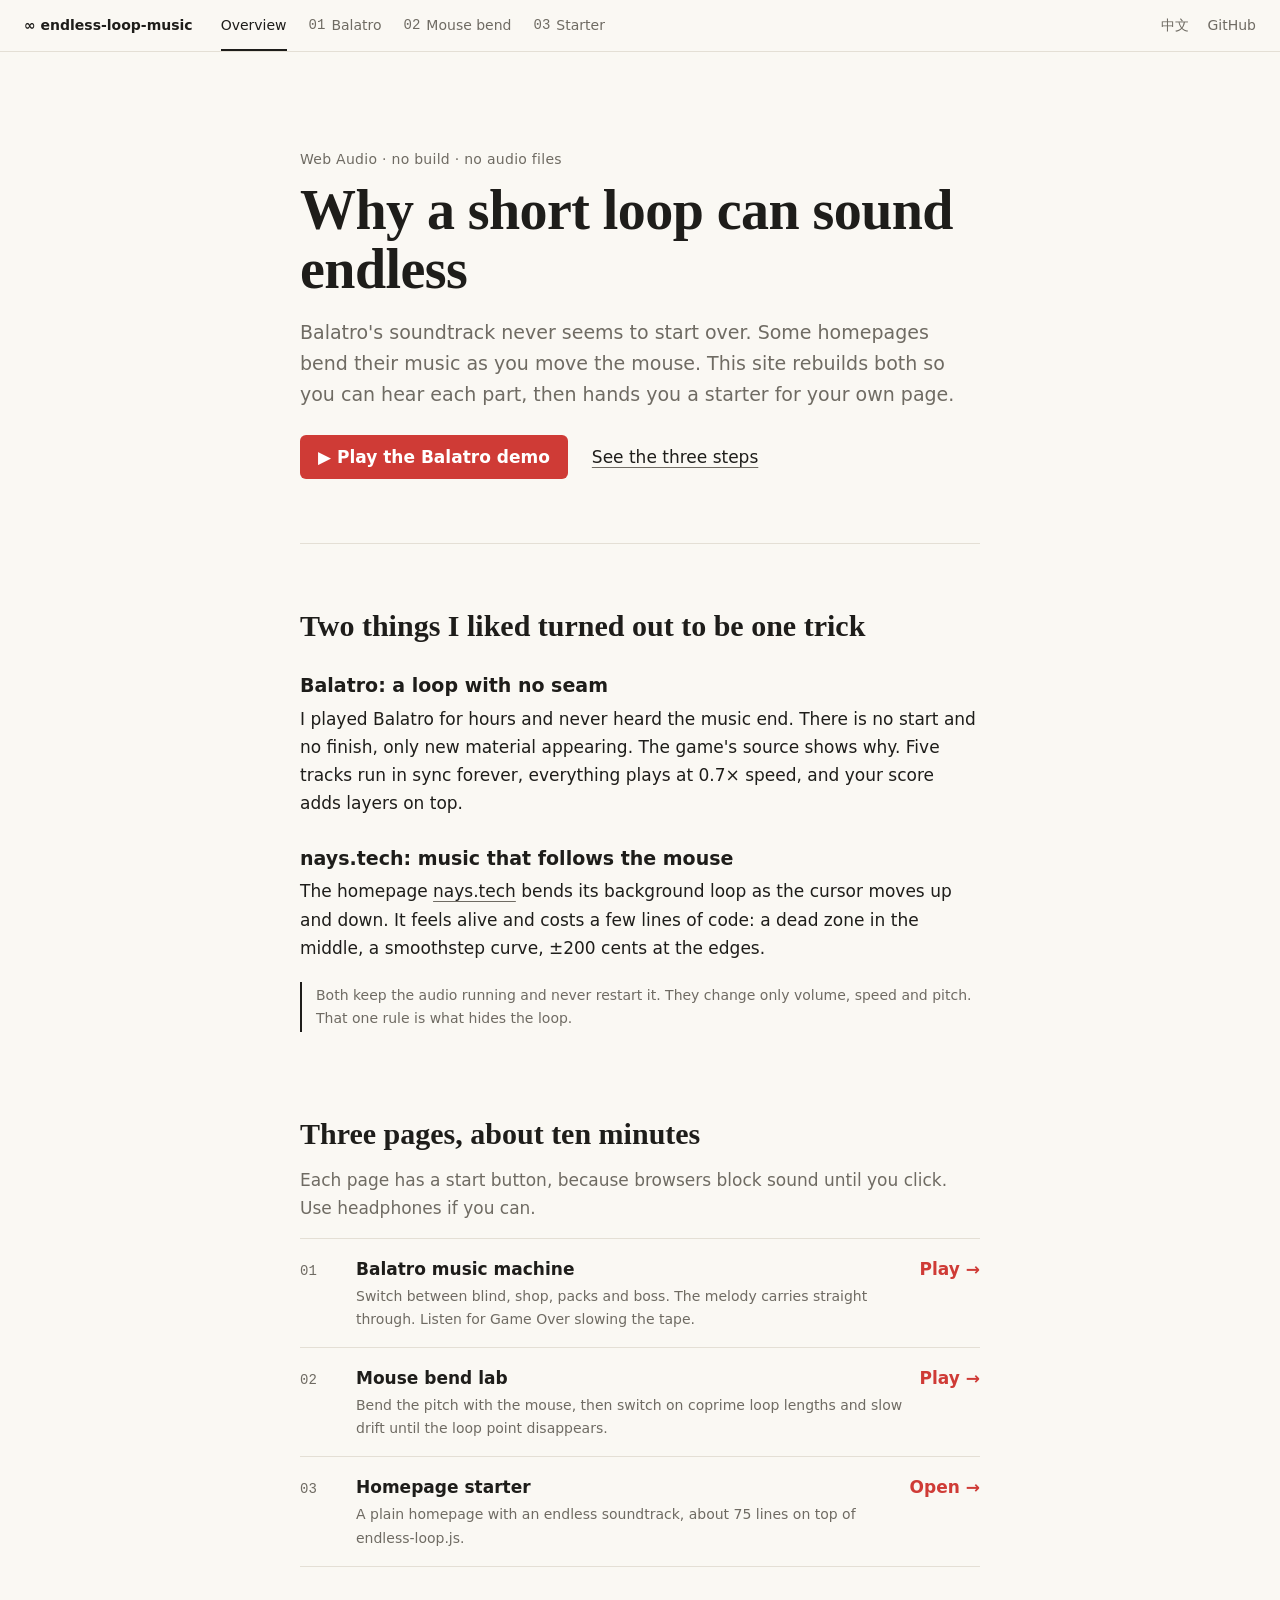
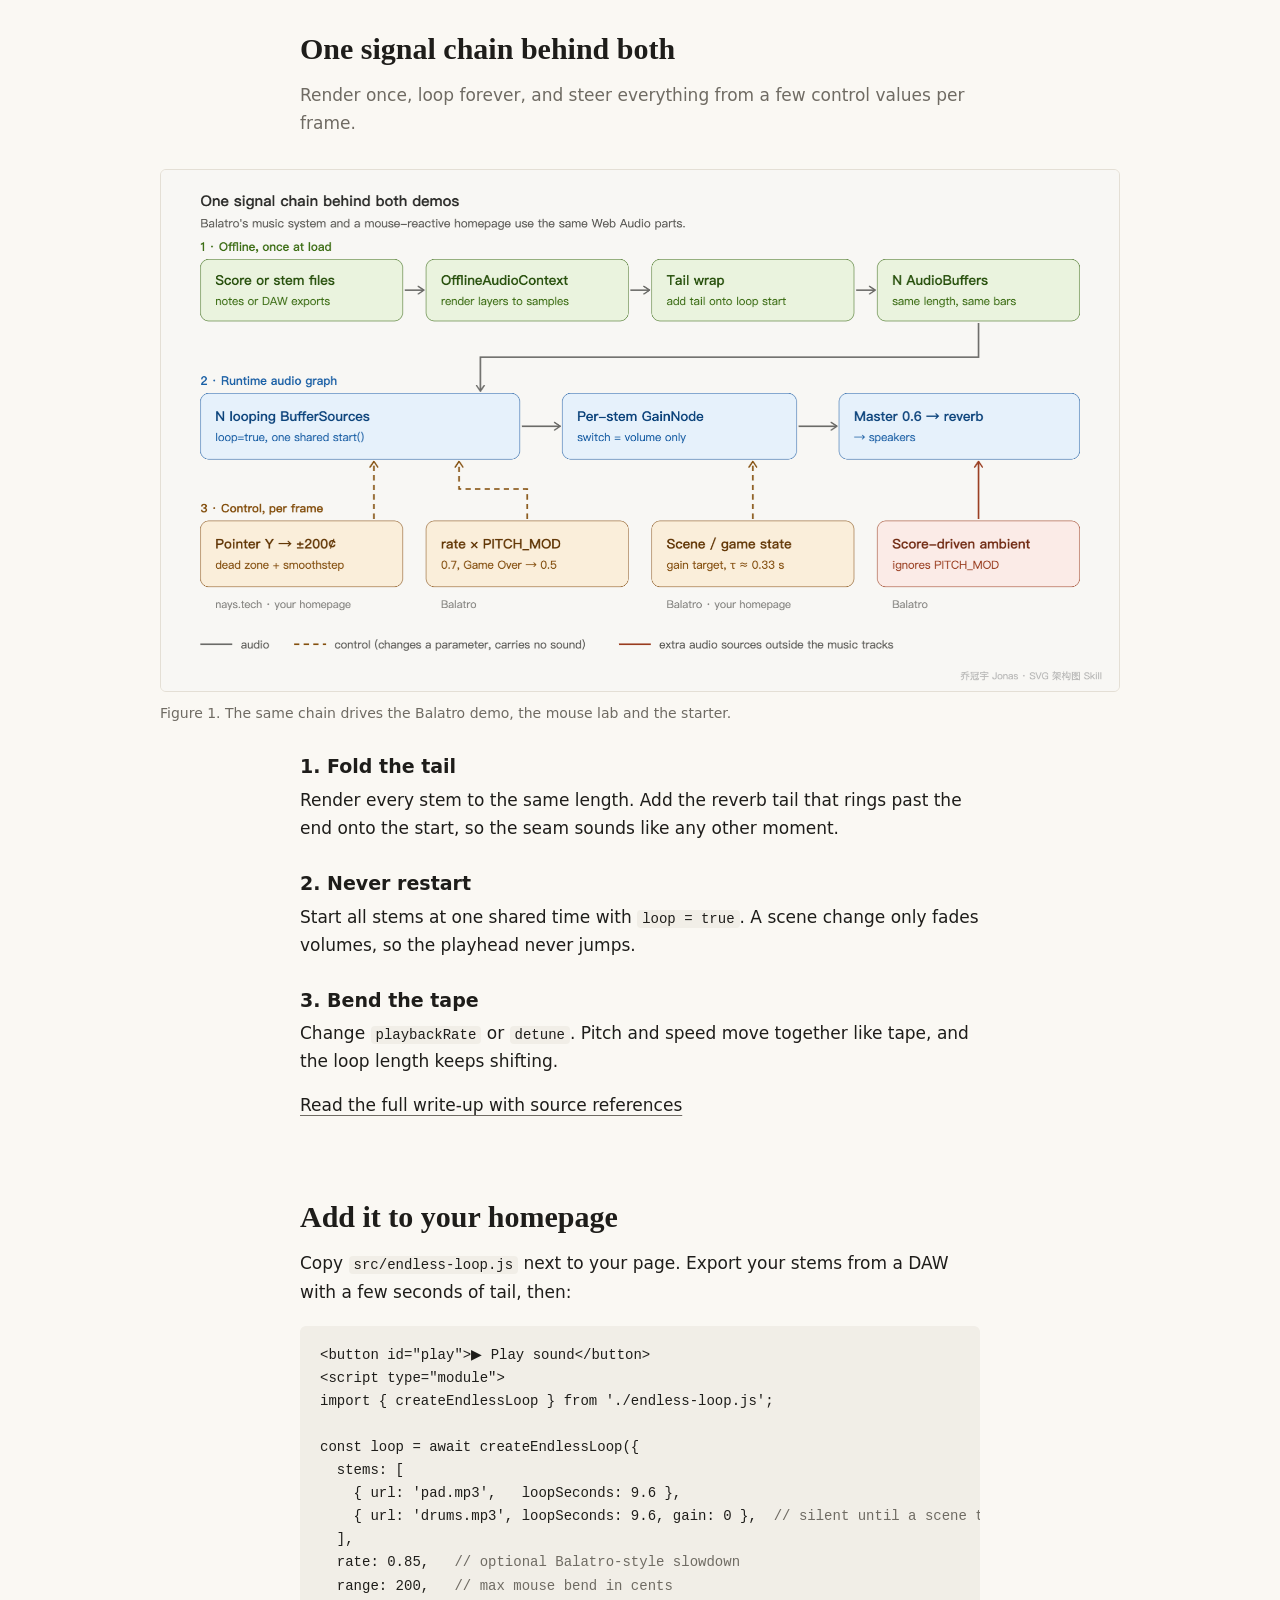
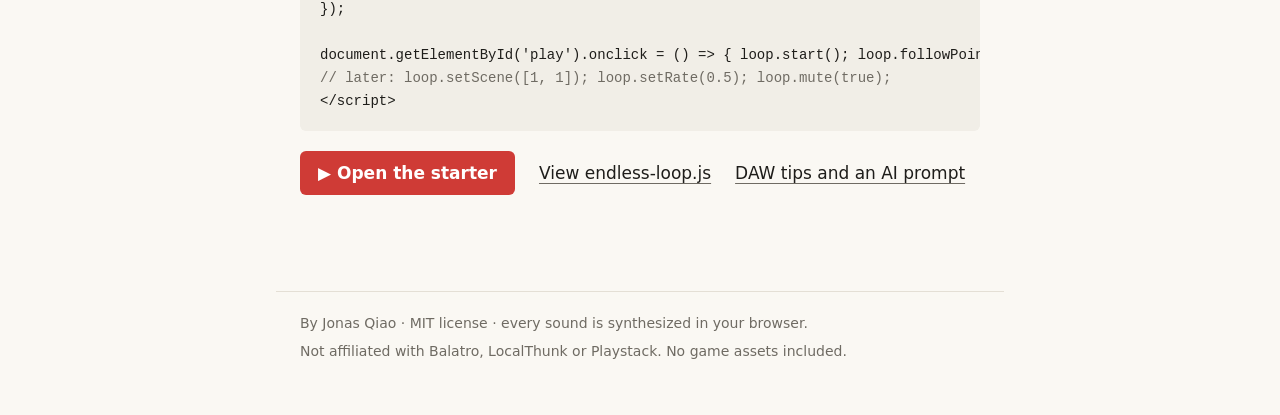
<file: index.html>
<!doctype html>
<html lang="en">
<head>
<meta charset="utf-8">
<meta name="viewport" content="width=device-width,initial-scale=1">
<meta property="og:type" content="website">
<meta property="og:title" content="endless-loop-music · why a short loop can sound endless">
<meta property="og:description" content="Balatro's music machine and a mouse-reactive homepage, rebuilt in plain Web Audio. Two demos, a starter page and a tiny module.">
<meta property="og:url" content="https://jonasjoe233.github.io/endless-loop-music/">
<meta property="og:image" content="https://jonasjoe233.github.io/endless-loop-music/docs/social_preview.png">
<meta property="og:image:width" content="1280">
<meta property="og:image:height" content="640">
<meta name="twitter:card" content="summary_large_image">
<title data-zh="endless-loop-music · 为什么短循环能听成无限">endless-loop-music · why a short loop can sound endless</title>
<meta name="description" content="Balatro's music machine and a mouse-reactive homepage, rebuilt in plain Web Audio. Two demos, a starter page and a tiny module.">
<link rel="stylesheet" href="assets/site.css">
<link rel="icon" href="data:image/svg+xml,%3Csvg xmlns='http://www.w3.org/2000/svg' viewBox='0 0 32 32'%3E%3Crect width='32' height='32' rx='7' fill='%23FAF8F3'/%3E%3Ctext x='16' y='24' font-size='26' font-family='Georgia,serif' text-anchor='middle' fill='%231E1D1A'%3E%E2%88%9E%3C/text%3E%3C/svg%3E">
<script src="assets/i18n.js"></script>
<style>
  .hero{padding-top:96px;padding-bottom:64px}
  .steps{margin-top:8px}
  .steps a{display:grid;grid-template-columns:44px 1fr auto;gap:12px;align-items:baseline;padding:16px 0;
    border-top:1px solid var(--line);text-decoration:none;color:var(--ink)}
  .steps a:last-child{border-bottom:1px solid var(--line)}
  .steps .n{font:var(--fs-small) var(--mono);color:var(--mute)}
  .steps .t{font-weight:600}
  .steps .t small{display:block;font-weight:400;font-size:var(--fs-small);color:var(--mute);margin-top:2px}
  .steps .go{color:var(--act);font-weight:600;white-space:nowrap}
  .steps a:hover .t{text-decoration:underline;text-underline-offset:4px}
  #how figure{margin-top:32px}
  @media (max-width:760px){.hero{padding-top:48px;padding-bottom:48px}}
</style>
</head>
<body>
<header class="site-nav">
  <a class="brand" href="index.html">∞ <span>endless-loop-music</span></a>
  <nav aria-label="Site">
    <a href="index.html" aria-current="page" data-zh="概览">Overview</a>
    <a href="demos/balatro.html" data-zh="<small>01</small>小丑牌"><small>01</small>Balatro</a>
    <a href="demos/mouse-bend.html" data-zh="<small>02</small>鼠标调音"><small>02</small>Mouse bend</a>
    <a href="examples/homepage.html" data-zh="<small>03</small>主页模板"><small>03</small>Starter</a>
  </nav>
  <div class="ext"><a data-lang-switch href="?lang=zh">中文</a><a class="gh" href="https://github.com/JonasJoe233/endless-loop-music" data-zh-href="https://github.com/JonasJoe233/endless-loop-music/blob/main/README.zh-CN.md">GitHub</a></div>
</header>

<main>
  <section class="col hero">
    <div class="eyebrow" data-zh="Web Audio · 无需构建 · 无音频文件">Web Audio · no build · no audio files</div>
    <h1 class="display" data-zh="为什么短循环能听成无限">Why a short loop can sound endless</h1>
    <p class="lede" data-zh="小丑牌的配乐好像从不重新开始。有些个人主页的音乐会跟着鼠标弯音。这个站把两者都重做了一遍，让你逐个零件去听，最后给你一份主页模板。">Balatro's soundtrack never seems to start over. Some homepages bend their music as you move the mouse. This site rebuilds both so you can hear each part, then hands you a starter for your own page.</p>
    <div class="links">
      <a class="btn" href="demos/balatro.html" data-zh="▶ 试玩小丑牌 demo">▶ Play the Balatro demo</a>
      <a href="#path" data-zh="看三个步骤">See the three steps</a>
    </div>
  </section>
  <div class="col"><hr class="rule"></div>

  <section class="col section" id="story">
    <h2 data-zh="我喜欢的两样东西，原来是同一个技巧">Two things I liked turned out to be one trick</h2>
    <h3 data-zh="小丑牌：没有接缝的循环">Balatro: a loop with no seam</h3>
    <p data-zh="我玩了几个小时小丑牌，没听到音乐结束过。它没有开头也没有结尾，只有新的声部不断出现。游戏源码给出了原因：五条音轨同步循环永不停止，全部按 0.7 倍速播放，你的得分再往上叠声部。">I played Balatro for hours and never heard the music end. There is no start and no finish, only new material appearing. The game's source shows why. Five tracks run in sync forever, everything plays at 0.7× speed, and your score adds layers on top.</p>
    <h3 data-zh="nays.tech：跟着鼠标走的音乐">nays.tech: music that follows the mouse</h3>
    <p data-zh="主页 <a href=&quot;https://nays.tech&quot;>nays.tech</a> 会随光标上下移动弯曲背景循环的音高。它听起来是活的，代码只有几行：中间一段死区，一条 smoothstep 曲线，边缘 ±200 音分。">The homepage <a href="https://nays.tech">nays.tech</a> bends its background loop as the cursor moves up and down. It feels alive and costs a few lines of code: a dead zone in the middle, a smoothstep curve, ±200 cents at the edges.</p>
    <p class="note" data-zh="两者都让音频一直播放，从不重启。它们只改音量、速度和音高。藏住循环点靠的就是这一条规则。">Both keep the audio running and never restart it. They change only volume, speed and pitch. That one rule is what hides the loop.</p>
  </section>

  <section class="col section" id="path">
    <h2 data-zh="三个页面，大约十分钟">Three pages, about ten minutes</h2>
    <p class="mute" data-zh="每页都有一个开始按钮，因为浏览器在你点击前不让出声。最好戴耳机。">Each page has a start button, because browsers block sound until you click. Use headphones if you can.</p>
    <div class="steps">
      <a href="demos/balatro.html"><span class="n">01</span><span class="t" data-zh="小丑牌音乐机<small>在盲注、商店、卡包和 Boss 之间切换，旋律一直连着。注意听 Game Over 时磁带变慢。</small>">Balatro music machine<small>Switch between blind, shop, packs and boss. The melody carries straight through. Listen for Game Over slowing the tape.</small></span><span class="go" data-zh="试玩 →">Play →</span></a>
      <a href="demos/mouse-bend.html"><span class="n">02</span><span class="t" data-zh="鼠标调音实验室<small>用鼠标弯曲音高，再打开互质循环长度和缓慢漂移，直到听不出循环点。</small>">Mouse bend lab<small>Bend the pitch with the mouse, then switch on coprime loop lengths and slow drift until the loop point disappears.</small></span><span class="go" data-zh="试玩 →">Play →</span></a>
      <a href="examples/homepage.html"><span class="n">03</span><span class="t" data-zh="主页模板<small>一个带无限配乐的极简主页，在 endless-loop.js 之上约 75 行。</small>">Homepage starter<small>A plain homepage with an endless soundtrack, about 75 lines on top of endless-loop.js.</small></span><span class="go" data-zh="打开 →">Open →</span></a>
    </div>
  </section>
  <section class="section" id="how">
    <div class="col">
      <h2 data-zh="两者背后是同一条信号链">One signal chain behind both</h2>
      <p class="mute" data-zh="只渲染一次，永远循环，每帧用几个控制值驱动全部声音。">Render once, loop forever, and steer everything from a few control values per frame.</p>
    </div>
    <figure class="wide"><img src="docs/signal-chain.png" data-zh-alt="信号链：离线渲染并回卷尾音，同步循环的音源，分轨音量，总线与混响，每帧由指针、速率和场景控制" alt="Signal chain: offline render with tail wrap, synced looping sources, per-stem gains, master and reverb, and per-frame control from pointer, rate and scene">
      <figcaption data-zh="图 1. 小丑牌 demo、鼠标实验室和主页模板共用这条链路。">Figure 1. The same chain drives the Balatro demo, the mouse lab and the starter.</figcaption></figure>
    <div class="col">
      <h3 data-zh="1. 回卷尾音">1. Fold the tail</h3>
      <p data-zh="把每条分轨渲染成同样长度。超出结尾的混响尾音叠回开头，接缝处就和其他时刻没有区别。">Render every stem to the same length. Add the reverb tail that rings past the end onto the start, so the seam sounds like any other moment.</p>
      <h3 data-zh="2. 永不重启">2. Never restart</h3>
      <p data-zh="所有分轨在同一时刻启动，设 <code>loop = true</code>。切场景只淡入淡出音量，播放头从不跳。">Start all stems at one shared time with <code>loop = true</code>. A scene change only fades volumes, so the playhead never jumps.</p>
      <h3 data-zh="3. 弯曲磁带">3. Bend the tape</h3>
      <p data-zh="改 <code>playbackRate</code> 或 <code>detune</code>。音高和速度像磁带一样一起变，循环长度也随之不断变化。">Change <code>playbackRate</code> or <code>detune</code>. Pitch and speed move together like tape, and the loop length keeps shifting.</p>
      <p><a href="https://github.com/JonasJoe233/endless-loop-music#part-2--balatros-music-machine-from-the-source" data-zh-href="https://github.com/JonasJoe233/endless-loop-music/blob/main/README.zh-CN.md#第二部分小丑牌的音乐机制来自源码" data-zh="阅读完整拆解和源码出处">Read the full write-up with source references</a></p>
    </div>
  </section>

  <section class="col section" id="use">
    <h2 data-zh="用到你的主页上">Add it to your homepage</h2>
    <p data-zh="把 <code>src/endless-loop.js</code> 复制到页面旁边。从 DAW 导出分轨，每条多留几秒尾音，然后：">Copy <code>src/endless-loop.js</code> next to your page. Export your stems from a DAW with a few seconds of tail, then:</p>
<pre>&lt;button id="play"&gt;▶ Play sound&lt;/button&gt;
&lt;script type="module"&gt;
import { createEndlessLoop } from './endless-loop.js';

const loop = await createEndlessLoop({
  stems: [
    { url: 'pad.mp3',   loopSeconds: 9.6 },
    { url: 'drums.mp3', loopSeconds: 9.6, gain: 0 },  <span class="c" data-zh="// 先静音，等场景把它调大">// silent until a scene turns it up</span>
  ],
  rate: 0.85,   <span class="c" data-zh="// 可选：小丑牌式减速">// optional Balatro-style slowdown</span>
  range: 200,   <span class="c" data-zh="// 鼠标最大弯音，单位音分">// max mouse bend in cents</span>
});

document.getElementById('play').onclick = () => { loop.start(); loop.followPointer(); };
<span class="c" data-zh="// 之后可以：loop.setScene([1, 1]); loop.setRate(0.5); loop.mute(true);">// later: loop.setScene([1, 1]); loop.setRate(0.5); loop.mute(true);</span>
&lt;/script&gt;</pre>
    <div class="links">
      <a class="btn" href="examples/homepage.html" data-zh="▶ 打开主页模板">▶ Open the starter</a>
      <a href="https://github.com/JonasJoe233/endless-loop-music/blob/main/src/endless-loop.js" data-zh="查看 endless-loop.js">View endless-loop.js</a>
      <a href="https://github.com/JonasJoe233/endless-loop-music#use-it-on-your-homepage" data-zh-href="https://github.com/JonasJoe233/endless-loop-music/blob/main/README.zh-CN.md#用到你的个人主页" data-zh="DAW 导出技巧和 AI 提示词">DAW tips and an AI prompt</a>
    </div>
  </section>
</main>

<footer class="site-foot">
  <p data-zh="作者 Jonas Qiao · MIT 许可 · 所有声音都在你的浏览器里合成。">By Jonas Qiao · MIT license · every sound is synthesized in your browser.</p>
  <p data-zh="与小丑牌、LocalThunk、Playstack 无关。不含任何游戏素材。">Not affiliated with Balatro, LocalThunk or Playstack. No game assets included.</p>
</footer>
</body>
</html>
</file>
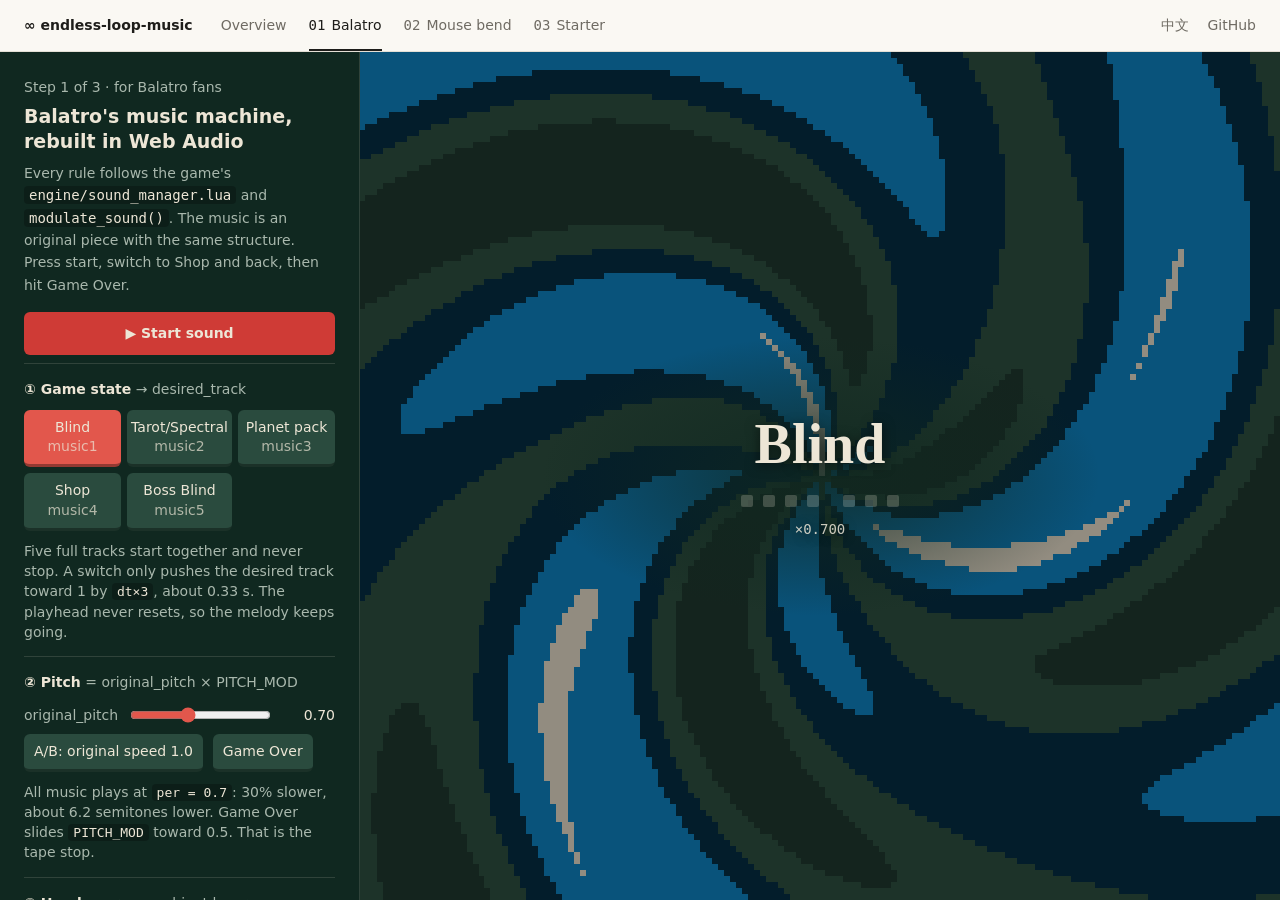
<file: demos/balatro.html>
<!doctype html>
<html lang="en">
<head>
<meta charset="utf-8">
<title data-zh="小丑牌音乐机 · 复刻">Balatro music machine · replica</title>
<meta name="viewport" content="width=device-width,initial-scale=1">
<meta name="description" content="Five tracks that never stop, played at 0.7x in 7/4. Switch blind, shop and boss and hear why the loop never restarts.">
<meta property="og:type" content="website">
<meta property="og:title" content="Balatro music machine · replica">
<meta property="og:description" content="Five tracks that never stop, played at 0.7x in 7/4. Switch blind, shop and boss and hear why the loop never restarts.">
<meta property="og:url" content="https://jonasjoe233.github.io/endless-loop-music/demos/balatro.html">
<meta property="og:image" content="https://jonasjoe233.github.io/endless-loop-music/docs/social_preview.png">
<meta property="og:image:width" content="1280">
<meta property="og:image:height" content="640">
<meta name="twitter:card" content="summary_large_image">
<link rel="stylesheet" href="../assets/site.css">
<link rel="icon" href="data:image/svg+xml,%3Csvg xmlns='http://www.w3.org/2000/svg' viewBox='0 0 32 32'%3E%3Crect width='32' height='32' rx='7' fill='%23FAF8F3'/%3E%3Ctext x='16' y='24' font-size='26' font-family='Georgia,serif' text-anchor='middle' fill='%231E1D1A'%3E%E2%88%9E%3C/text%3E%3C/svg%3E">
<script src="../assets/i18n.js"></script>
<style>
  /* layout shell (body.full, .stage-full, .panel, .mini-pager) lives in site.css; game colors stay inside .stage */
  #sw{image-rendering:pixelated;image-rendering:crisp-edges}
  .grp{padding:14px 0;border-top:1px solid var(--felt-line)}
  .lbl{color:var(--felt-mute);margin:0 0 10px}
  .lbl b{color:var(--felt-ink)}
  .grp small{display:block;color:var(--felt-mute);font-size:inherit;line-height:1.45;margin-top:10px}
  .grp small code{font-size:13px}
  .panel button{border-bottom:3px solid rgba(0,0,0,.35)}
  .panel button:active{transform:translateY(2px);border-bottom-width:1px}
  .panel .go{border-bottom:0}
  .states{display:grid;grid-template-columns:repeat(3,1fr);gap:6px}
  .states button{padding:8px 4px;line-height:1.3}
  .states button small{display:block;opacity:.7;font-size:inherit;margin:0;color:inherit}
  .row{display:flex;align-items:center;gap:10px;margin:8px 0}
  .row label{flex:none;color:var(--felt-mute)}
  .row input[type=range]{flex:1;min-width:0;accent-color:var(--red)}
  .row output{width:52px;flex:none;text-align:right;font-variant-numeric:tabular-nums}
  .meters{display:grid;gap:6px}
  .meter{display:grid;grid-template-columns:104px 1fr 36px;align-items:center;gap:8px}
  .bar{height:8px;background:rgba(255,255,255,.07);border-radius:4px;overflow:hidden}
  .bar i{display:block;height:100%;width:0;border-radius:4px}
  .meter span:last-child{text-align:right;font-variant-numeric:tabular-nums;color:var(--felt-mute)}
  .panel .stats{line-height:1.8}
  .panel .stats b{color:var(--gold)}
  .pos{height:4px;background:rgba(255,255,255,.08);border-radius:4px;margin-top:8px;overflow:hidden}
  .pos i{display:block;height:100%;width:0;background:var(--blue)}
  /* the big readout over the swirl */
  .now{position:fixed;left:360px;right:0;top:var(--nav-h);bottom:0;z-index:5;pointer-events:none;background:none;border-radius:0;padding:0;
    display:flex;flex-direction:column;align-items:center;justify-content:center;text-align:center;color:var(--felt-ink);
    text-shadow:0 2px 12px rgba(0,0,0,.55)}
  .now::before{content:"";position:absolute;width:min(560px,90%);aspect-ratio:2/1;z-index:-1;
    background:radial-gradient(closest-side,rgba(16,40,32,.78),rgba(16,40,32,0))}
  .now .name{font:600 var(--fs-display)/1.05 var(--serif);margin:0}
  .now .rate{font:var(--fs-small) var(--mono);color:var(--felt-ink);opacity:.85;margin-top:14px;font-variant-numeric:tabular-nums}
  .beats{display:flex;gap:10px;margin-top:22px}
  .beats i{width:12px;height:12px;border-radius:2px;background:rgba(237,230,214,.22);transition:background .08s}
  .beats i.gap{margin-left:14px}
  .beats i.hit{background:var(--felt-ink)}
  @media (max-width:760px){.now{left:0;bottom:52vh}.now .rate{margin-top:8px}.beats{margin-top:14px}}
</style>
</head>
<body class="full">
<header class="site-nav">
  <a class="brand" href="../index.html">∞ <span>endless-loop-music</span></a>
  <nav aria-label="Site">
    <a href="../index.html" data-zh="概览">Overview</a>
    <a href="../demos/balatro.html" aria-current="page" data-zh="<small>01</small>小丑牌"><small>01</small>Balatro</a>
    <a href="../demos/mouse-bend.html" data-zh="<small>02</small>鼠标调音"><small>02</small>Mouse bend</a>
    <a href="../examples/homepage.html" data-zh="<small>03</small>主页模板"><small>03</small>Starter</a>
  </nav>
  <div class="ext"><a data-lang-switch href="?lang=zh">中文</a><a class="gh" href="https://github.com/JonasJoe233/endless-loop-music" data-zh-href="https://github.com/JonasJoe233/endless-loop-music/blob/main/README.zh-CN.md">GitHub</a></div>
</header>
<div class="stage stage-full"><canvas id="sw" aria-hidden="true"></canvas></div>
<div class="now stage" aria-live="off">
  <p class="name" id="nowName"></p>
  <div class="beats" id="beats" aria-hidden="true"><i></i><i></i><i></i><i></i><i class="gap"></i><i></i><i></i></div>
  <div class="rate" id="nowRate">×0.700</div>
</div>

<div class="panel stage">
  <div class="step" data-zh="第 1 步，共 3 步 · 给小丑牌玩家">Step 1 of 3 · for Balatro fans</div>
  <h1 data-zh="用 Web Audio 重做小丑牌的音乐机">Balatro's music machine, rebuilt in Web Audio</h1>
  <p class="sub" data-zh="每条规则都照着游戏的 <code>engine/sound_manager.lua</code> 和 <code>modulate_sound()</code>。曲子是结构相同的原创曲。点开始，切到商店再切回来，然后按 Game Over。">Every rule follows the game's <code>engine/sound_manager.lua</code> and <code>modulate_sound()</code>. The music is an original piece with the same structure. Press start, switch to Shop and back, then hit Game Over.</p>
  <button id="start" class="go" data-zh="▶ 开始播放">▶ Start sound</button>

  <div class="grp">
    <p class="lbl" data-zh="<b>① 游戏状态</b> → desired_track"><b>① Game state</b> → desired_track</p>
    <div class="states" id="states"></div>
    <small data-zh="五条完整音轨同时起播，永不停止。切状态只把目标音轨按 <code>dt×3</code> 推向 1，约 0.33 秒。播放头不归零，旋律接着走。">Five full tracks start together and never stop. A switch only pushes the desired track toward 1 by <code>dt×3</code>, about 0.33 s. The playhead never resets, so the melody keeps going.</small>
  </div>
  <div class="grp">
    <p class="lbl" data-zh="<b>② 音高</b> = original_pitch × PITCH_MOD"><b>② Pitch</b> = original_pitch × PITCH_MOD</p>
    <div class="row"><label>original_pitch</label><input id="pitch" type="range" min="0.5" max="1" step="0.01" value="0.7"><output id="pitchOut">0.70</output></div>
    <div class="row"><button id="ab" data-zh="A/B：原速 1.0">A/B: original speed 1.0</button><button id="over">Game Over</button></div>
    <small data-zh="所有音乐按 <code>per = 0.7</code> 播放：慢 30%，低约 6.2 个半音。Game Over 时 <code>PITCH_MOD</code> 滑向 0.5，这就是磁带停转。">All music plays at <code>per = 0.7</code>: 30% slower, about 6.2 semitones lower. Game Over slides <code>PITCH_MOD</code> toward 0.5. That is the tape stop.</small>
  </div>
  <div class="grp">
    <p class="lbl" data-zh="<b>③ 出牌得分</b> → 氛围层"><b>③ Hand score</b> → ambient layers</p>
    <div class="row"><label data-zh="得分 / 目标">Score / target</label><input id="score" type="range" min="-1" max="4" step="0.01" value="-1"><output id="scoreOut">0.1×</output></div>
    <div class="meters" id="ambMeters"></div>
    <small data-zh="风琴音量是 <code>0.1 × log₅(得分 / 目标)</code>，上限 0.4，超过目标才出现。火焰层按得分比近似计分火焰。两层都不受 PITCH_MOD 影响。">Organ volume is <code>0.1 × log₅(score / target)</code>, capped at 0.4, and only above the target. Fire approximates the scoring flames from the score ratio. Neither layer follows PITCH_MOD.</small>
  </div>
  <div class="grp">
    <p class="lbl" data-zh="<b>音轨音量</b>（实时）"><b>Track volumes</b> (live)</p>
    <div class="meters" id="trackMeters"></div>
  </div>
  <div class="stats" id="stats" data-zh="未开始">Not started</div>
  <div class="pos"><i id="posBar"></i></div>
  <div class="mini-pager"><a href="../index.html" data-zh="← 概览">← Overview</a><a href="mouse-bend.html" data-zh="第 2 步 · 鼠标调音 →">Step 2 · Mouse bend →</a></div>
</div>
<script>
/* ================= score: 16 bars of 7/4 (felt as 4+3), D dorian / minor, written at the unslowed 100 BPM ================= */
// The game's five themes are in 7/4 (balatrowiki.org/w/Music). The odd bar never lands where a 4/4 ear expects it to,
// which is one more reason the loop is hard to count and hard to tire of.
const SR = 32000, BPM = 100, BEAT = 60 / BPM, BARS = 16, BPB = 7, BEATS = BARS * BPB;
const LEN = Math.round(BEATS * BEAT * SR), TAIL = Math.round(3 * SR);
const hz = m => 440 * Math.pow(2, (m - 69) / 12);

// one chord per bar: [bass, rootless voicing]. Bar 16 ends on A7 and resolves to Dm9 across the loop seam
const PROG = [
  [38,[53,57,60,64]], [38,[53,57,60,64]], [46,[53,57,58,62]], [45,[55,58,61,64]],   // Dm9 Dm9 Bbmaj7 A7b9
  [38,[53,57,60,64]], [38,[53,57,60,64]], [43,[53,57,58,62]], [45,[55,57,61,65]],   // Dm9 Dm9 Gm9 A7b13
  [46,[53,57,58,62]], [45,[55,60,64,67]], [43,[53,57,58,62]], [41,[53,57,60,64]],   // Bbmaj7 Am7 Gm9 Fmaj7
  [40,[52,55,58,62]], [45,[55,57,61,64]], [38,[53,57,60,64]], [45,[55,57,61,64]]    // Em7b5 A7 Dm9 A7
];
// melody motifs: [beat, MIDI, duration in beats], written as 4 beats per bar; to7() turns them into 7/4 bars below
const MOTIFS = [
  [0,69,1],[1,72,.5],[1.5,74,1.5],[3,76,.5],[3.5,77,.5],  [4,76,1],[5,74,.5],[5.5,72,.5],[6,69,2],
  [8,77,1],[9,76,.5],[9.5,74,1.5],[11,69,1],              [12,73,1.5],[13.5,76,.5],[14,79,1],[15,70,1],
  [16,69,.5],[16.5,74,.5],[17,77,1],[18,76,.5],[18.5,74,.5],[19,72,1],  [20,74,3],
  [24,70,1],[25,74,.5],[25.5,77,1],[26.5,81,1.5],         [28,79,1],[29,77,1],[30,76,1],[31,73,1],
  [32,74,2],[34,77,1],[35,81,1],                          [36,79,1.5],[37.5,76,.5],[38,72,2],
  [40,70,1],[41,74,1],[42,77,1],[43,81,1],                [44,79,.5],[44.5,81,.5],[45,76,3],
  [48,74,1],[49,70,1],[50,67,2],                          [52,69,1],[53,73,1],[54,76,1],[55,79,1],
  [56,77,1.5],[57.5,76,.5],[58,74,2],                     [60,76,2],[62,73,2]
];
// Each 7/4 bar = the 4-beat motif, then a 3-beat answer that repeats the motif's beats 2–4.
const to7 = ms => ms.flatMap(([b, m, d]) => {
  const bar = Math.floor(b / 4), o = b - bar * 4, at = bar * BPB + o;
  return o >= 1 ? [[at, m, d], [at + 3, m, d]] : [[at, m, d]];
});
const MELODY = to7(MOTIFS);
const swing = b => (b % 1 === 0.5) ? b + 0.06 : b;   // light swing: offbeats a little late

/* ================= synths (used inside an OfflineAudioContext) ================= */
function adsr(oc, t, a, peak, hold, rel) {
  const g = oc.createGain(), p = g.gain;
  p.setValueAtTime(0, t); p.linearRampToValueAtTime(peak, t + a);
  p.setValueAtTime(peak, t + a + hold); p.exponentialRampToValueAtTime(1e-4, t + a + hold + rel);
  return g;
}
let NOISE = null;
function noise(oc) {
  if (!NOISE) { NOISE = oc.createBuffer(1, SR, SR); const d = NOISE.getChannelData(0); for (let i = 0; i < SR; i++) d[i] = Math.random() * 2 - 1; }
  return NOISE;
}
const SYN = {
  // drawbar organ: harmonic sines + 6 Hz vibrato for a Leslie feel
  organ(oc, out, t, m, d, v = 0.035) {
    const g = adsr(oc, t, 0.03, v, d, 0.25), lfo = oc.createOscillator(), lg = oc.createGain();
    lfo.frequency.value = 6.1; lg.gain.value = 9; lfo.connect(lg); lfo.start(t); lfo.stop(t + d + 0.4);
    [[1, 1], [2, .7], [3, .35], [4, .3], [6, .12]].forEach(([h, a]) => {
      const o = oc.createOscillator(), og = oc.createGain(); o.frequency.value = hz(m) * h; og.gain.value = a;
      lg.connect(o.detune); o.connect(og).connect(g); o.start(t); o.stop(t + d + 0.4);
    });
    g.connect(out);
  },
  bass(oc, out, t, m, d) {
    const lp = oc.createBiquadFilter(); lp.type = 'lowpass'; lp.frequency.value = 600;
    const g = adsr(oc, t, 0.005, 0.32, d * 0.6, 0.12);
    const o = oc.createOscillator(); o.type = 'triangle'; o.frequency.value = hz(m);
    const s = oc.createOscillator(); s.frequency.value = hz(m) / 2; const sg = oc.createGain(); sg.gain.value = .5;
    o.connect(lp); s.connect(sg).connect(lp); lp.connect(g).connect(out);
    o.start(t); s.start(t); o.stop(t + d + .2); s.stop(t + d + .2);
  },
  // lead: square wave, delayed vibrato, a little glide
  lead(oc, out, t, m, d) {
    const lp = oc.createBiquadFilter(); lp.type = 'lowpass'; lp.frequency.value = 2200; lp.Q.value = 2;
    const g = adsr(oc, t, 0.02, 0.07, Math.max(0, d - 0.05), 0.18);
    const o = oc.createOscillator(); o.type = 'square';
    o.frequency.setValueAtTime(hz(m - 0.4), t); o.frequency.exponentialRampToValueAtTime(hz(m), t + 0.05);
    const lfo = oc.createOscillator(), lg = oc.createGain(); lfo.frequency.value = 5.2;
    lg.gain.setValueAtTime(0, t); lg.gain.linearRampToValueAtTime(18, t + Math.min(d, 0.5));
    lfo.connect(lg).connect(o.detune); o.connect(lp).connect(g).connect(out);
    o.start(t); lfo.start(t); o.stop(t + d + .3); lfo.stop(t + d + .3);
  },
  pluck(oc, out, t, m) {
    const g = adsr(oc, t, 0.003, 0.06, 0.01, 0.35);
    const o = oc.createOscillator(); o.type = 'triangle'; o.frequency.value = hz(m);
    o.connect(g).connect(out); o.start(t); o.stop(t + .45);
  },
  // bell: inharmonic partials
  bell(oc, out, t, m) {
    [[1, .05, 2.6], [2.76, .02, 1.2], [5.4, .01, .6]].forEach(([r, a, rel]) => {
      const g = adsr(oc, t, 0.002, a, 0.005, rel); const o = oc.createOscillator();
      o.frequency.value = hz(m) * r; o.connect(g).connect(out); o.start(t); o.stop(t + rel + .1);
    });
  },
  // space pad: slow-attack detuned saws + lowpass
  space(oc, out, t, m, d) {
    const lp = oc.createBiquadFilter(); lp.type = 'lowpass'; lp.frequency.value = 1300;
    const g = adsr(oc, t, 1.2, 0.022, Math.max(0, d - 1.2), 1.5);
    [-11, 0, 11].forEach(c => { const o = oc.createOscillator(); o.type = 'sawtooth'; o.frequency.value = hz(m); o.detune.value = c;
      o.connect(lp); o.start(t); o.stop(t + d + 1.6); });
    lp.connect(g).connect(out);
  },
  kick(oc, out, t) {
    const o = oc.createOscillator(); o.frequency.setValueAtTime(130, t); o.frequency.exponentialRampToValueAtTime(40, t + .16);
    const g = adsr(oc, t, .002, .6, .01, .25); o.connect(g).connect(out); o.start(t); o.stop(t + .35);
  },
  snare(oc, out, t) {
    const n = oc.createBufferSource(); n.buffer = noise(oc);
    const bp = oc.createBiquadFilter(); bp.type = 'bandpass'; bp.frequency.value = 1700; bp.Q.value = .7;
    const g = adsr(oc, t, .001, .2, .01, .15); n.connect(bp).connect(g).connect(out); n.start(t, Math.random() * .5); n.stop(t + .3);
  },
  hat(oc, out, t, v) {
    const n = oc.createBufferSource(); n.buffer = noise(oc);
    const hp = oc.createBiquadFilter(); hp.type = 'highpass'; hp.frequency.value = 7500;
    const g = adsr(oc, t, .001, v, .004, .045); n.connect(hp).connect(g).connect(out); n.start(t, Math.random() * .5); n.stop(t + .1);
  }
};
/* ================= layers: each layer is 16 bars of 7/4, grouped 4+3 ================= */
const LAYERS = {
  organ(oc, o) { PROG.forEach(([, v], i) => v.forEach(m => SYN.organ(oc, o, i * BPB * BEAT, m, BPB * BEAT - .1))); },
  bass(oc, o) {
    PROG.forEach(([r], i) => {
      const next = PROG[(i + 1) % BARS][0], b = i * BPB;
      [[0, r, 1.2], [1.5, r, .4], [2, r + 7, .9], [3, r + 12, .4],            // the 4
       [4, r, .9], [5, r + 7, .9], [6, r + 12, .4], [6.5, next + (next > r ? -1 : 1), .4]]   // the 3, walking into the next bar
        .forEach(([t, m, d]) => SYN.bass(oc, o, swing(b + t) * BEAT, m, d * BEAT));
    });
  },
  drums(oc, o) {
    for (let bar = 0; bar < BARS; bar++) {
      const b = bar * BPB;
      [0, 2.5, 4].concat(bar % 4 === 3 ? [6.5] : []).forEach(t => SYN.kick(oc, o, swing(b + t) * BEAT));
      [2, 5.5].forEach(t => SYN.snare(oc, o, swing(b + t) * BEAT));
      for (let e = 0; e < BPB * 2; e++) SYN.hat(oc, o, swing(b + e / 2) * BEAT, e === 0 || e === 8 ? .07 : e % 2 ? .035 : .055);
    }
  },
  lead(oc, o) { MELODY.forEach(([t, m, d]) => SYN.lead(oc, o, swing(t) * BEAT, m, d * BEAT)); },
  arp(oc, o) {
    const shape = [0, 1, 2, 3, 2, 1, 3, 2,  0, 2, 3, 1, 3, 2];               // 8 eighths + 6 eighths
    PROG.forEach(([, v], i) => shape.forEach((k, e) => SYN.pluck(oc, o, swing(i * BPB + e / 2) * BEAT, v[k] + 12)));
  },
  bells(oc, o) {
    PROG.forEach(([, v], i) => {
      SYN.bell(oc, o, i * BPB * BEAT, v[3] + 24);
      if (i % 2) SYN.bell(oc, o, (i * BPB + 4) * BEAT, v[1] + 24);
    });
  },
  space(oc, o) {
    for (let i = 0; i < BARS; i += 2) PROG[i][1].forEach(m => SYN.space(oc, o, i * BPB * BEAT, m + 12, 2 * BPB * BEAT - .2));
  }
};

// Render one bar per OfflineAudioContext, all bars in parallel. A single context holding all 16 bars is 15-20x
// slower, because every scheduled node costs time on every render quantum until it ends.
const CHUNK = Math.round(BPB * BEAT * SR), CTAIL = 11 * SR;   // one 7/4 bar; the tail covers the longest note (space pad, ~9.8 s)
async function renderLayer(name) {
  const ev = [], orig = { ...SYN };                        // 1. record the layer's notes instead of building nodes
  for (const k in SYN) SYN[k] = (oc, out, t, ...a) => ev.push([k, t, a]);
  try { LAYERS[name](null, null); } finally { Object.assign(SYN, orig); }
  const bars = [];
  ev.forEach(e => { const c = Math.max(0, Math.floor(e[1] * SR / CHUNK)); (bars[c] = bars[c] || []).push(e); });
  const d = new Float32Array(LEN + TAIL);
  await Promise.all(bars.map(async (notes, c) => {          // 2. render each bar on its own, then add it in place
    const t0 = c * CHUNK / SR, oc = new OfflineAudioContext(1, CHUNK + CTAIL, SR);
    const out = oc.createGain(); out.connect(oc.destination);
    notes.forEach(([k, t, a]) => SYN[k](oc, out, Math.max(0, t - t0), ...a));
    const s = (await oc.startRendering()).getChannelData(0), at = c * CHUNK, n = Math.min(s.length, d.length - at);
    for (let i = 0; i < n; i++) d[at + i] += s[i];
  }));
  for (let i = 0; i < TAIL; i++) d[i] += d[LEN + i];       // fold the tail back onto the start: no gap at the seam
  return d.slice(0, LEN);
}
// distorted organ for the Boss track: tanh soft clip + one-pole lowpass on samples
function distort(src) {
  const d = new Float32Array(src.length); let y = 0;
  for (let i = src.length - 2000; i < src.length; i++) y += (Math.tanh(src[i] * 9) * .22 - y) * .35;  // pre-warm the filter with the end of the loop so the seam stays continuous
  for (let i = 0; i < src.length; i++) { y += (Math.tanh(src[i] * 9) * .22 - y) * .35; d[i] = y; }
  return d;
}

/* ================= five full tracks = different mixes of the same layers ================= */
const TRACKS = [   // layer order: organ dorg bass drums lead arp bells space
  { code: 'music1', name: tr('Blind', '盲注'), sub: 'music1', color: '#009dff', mix: [.8, 0, .9, .65, .85, .25, .2, .15] },
  { code: 'music2', name: tr('Tarot/Spectral', '塔罗/幻灵'), sub: 'music2', color: '#8867a5', mix: [.3, 0, .5, 0, .45, .75, .9, .55] },
  { code: 'music3', name: tr('Planet pack', '星球卡包'), sub: 'music3', color: '#4bc292', mix: [0, 0, .55, 0, 0, .3, .7, 1.1] },
  { code: 'music4', name: tr('Shop', '商店'), sub: 'music4', color: '#fda200', mix: [.6, 0, 1, .9, .6, .85, .3, .1] },
  { code: 'music5', name: tr('Boss Blind', 'Boss 盲注'), sub: 'music5', color: '#fe5f55', mix: [.15, 1, 1.25, 1.15, 0, .2, 0, .35] }
];
const LAYER_ORDER = ['organ', 'dorg', 'bass', 'drums', 'lead', 'arp', 'bells', 'space'];

async function buildTracks(progress) {
  const L = {}, names = Object.keys(LAYERS);
  for (let i = 0; i < names.length; i++) { progress(tr(`Rendering layer ${i + 1}/${names.length}: ${names[i]}`, `正在渲染第 ${i + 1}/${names.length} 层：${names[i]}`)); L[names[i]] = await renderLayer(names[i]); }
  L.dorg = distort(L.organ);
  const mixes = TRACKS.map(t => {
    const d = new Float32Array(LEN);
    LAYER_ORDER.forEach((n, k) => { const a = t.mix[k]; if (a) { const s = L[n]; for (let i = 0; i < LEN; i++) d[i] += s[i] * a; } });
    return d;
  });
  return mixes.map(d => {                                      // normalize each track to its own peak so switching keeps loudness similar
    let peak = 0; for (let i = 0; i < LEN; i++) peak = Math.max(peak, Math.abs(d[i]));
    const k = .8 / peak; for (let i = 0; i < LEN; i++) d[i] *= k; const b = new AudioBuffer({ length: LEN, sampleRate: SR, numberOfChannels: 1 }); b.copyToChannel(d, 0); return b; });
}

/* ================= ambient layers: organ drone and fire (crossfaded into seamless loops) ================= */
function seamless(d, fade) {
  const n = d.length - fade, out = new Float32Array(n);
  for (let i = 0; i < n; i++) out[i] = d[i];
  for (let i = 0; i < fade; i++) { const a = i / fade; out[i] = d[i] * Math.sqrt(a) + d[n + i] * Math.sqrt(1 - a); }
  return out;
}
async function renderAmbient() {
  const dur = 9, fade = SR;
  let oc = new OfflineAudioContext(1, dur * SR, SR), o = oc.createGain(); o.connect(oc.destination);
  [50, 57, 62, 65, 69].forEach(m => SYN.organ(oc, o, 0, m, dur, .05));   // sustained D minor chord
  const organ = seamless((await oc.startRendering()).getChannelData(0), fade);
  oc = new OfflineAudioContext(1, dur * SR, SR); o = oc.createGain(); o.connect(oc.destination);
  const n = oc.createBufferSource(); n.buffer = noise(oc); n.loop = true;
  const lp = oc.createBiquadFilter(); lp.type = 'lowpass'; lp.frequency.value = 500;
  const rg = oc.createGain(); rg.gain.value = .25; n.connect(lp).connect(rg).connect(o); n.start(0);
  for (let t = 0.05; t < dur; t += Math.random() * .09 + .01) {         // random crackles
    const s = oc.createBufferSource(); s.buffer = noise(oc);
    const bp = oc.createBiquadFilter(); bp.type = 'bandpass'; bp.frequency.value = 1500 + Math.random() * 3500;
    const g = adsr(oc, t, .001, Math.random() * .5, .002, .02); s.connect(bp).connect(g).connect(o); s.start(t, Math.random() * .5); s.stop(t + .05);
  }
  const fire = seamless((await oc.startRendering()).getChannelData(0), fade);
  const mk = d => { const b = new AudioBuffer({ length: d.length, sampleRate: SR, numberOfChannels: 1 }); b.copyToChannel(d, 0); return b; };
  return { organ: mk(organ), fire: mk(fire) };
}
/* ================= runtime: per-frame port of modulate_sound() + SET_SFX() ================= */
const G = { desired: 'music1', PITCH_MOD: 1, original_pitch: 0.7, gameOver: false, ratio: 0.1, pos: 0 };
const ORIGINAL_VOLUME = 0.6;                  // args.vol = 0.6 in RESTART_MUSIC
let ctx, master, live = [], amb = {}, lastT = 0, started = false;

function reverb(ctx) {                        // generated stereo impulse response: space and width for mono tracks
  const len = ctx.sampleRate * 2.2, ir = ctx.createBuffer(2, len, ctx.sampleRate);
  for (let c = 0; c < 2; c++) { const d = ir.getChannelData(c); for (let i = 0; i < len; i++) d[i] = (Math.random() * 2 - 1) * Math.pow(1 - i / len, 3); }
  const cv = ctx.createConvolver(); cv.buffer = ir; return cv;
}

async function start() {
  ctx = new AudioContext(); await ctx.resume();
  const say = s => document.getElementById('stats').textContent = s;
  const ambient = renderAmbient();                         // runs alongside the layers
  const buffers = await buildTracks(say);
  say(tr('Rendering ambient layers…', '正在渲染氛围层…')); const ab = await ambient;

  master = ctx.createGain(); master.gain.value = 0.9;
  const dry = ctx.createGain(), wet = ctx.createGain(), rv = reverb(ctx);
  dry.gain.value = 0.85; wet.gain.value = 0.28;
  master.connect(dry).connect(ctx.destination); master.connect(rv).connect(wet).connect(ctx.destination);

  const at = ctx.currentTime + 0.1;
  live = TRACKS.map((t, i) => {               // all five tracks start together, as in RESTART_MUSIC
    const src = ctx.createBufferSource(); src.buffer = buffers[i]; src.loop = true;
    src.playbackRate.value = G.original_pitch * G.PITCH_MOD;
    const g = ctx.createGain();
    const cur = t.code === G.desired ? 1 : 0;   // initial current_volume: 1 for the desired track, 0 for the rest
    g.gain.value = cur * ORIGINAL_VOLUME;
    src.connect(g).connect(master); src.start(at);
    return { ...t, src, g, cur };
  });
  // ambient: fixed per, no PITCH_MOD (the non-music branch of SET_SFX only uses original_pitch)
  const mkAmb = (buf, per) => { const s = ctx.createBufferSource(); s.buffer = buf; s.loop = true; s.playbackRate.value = per;
    const g = ctx.createGain(); g.gain.value = 0; s.connect(g).connect(master); s.start(at); return { g, vol: 0 }; };
  amb = { ambientOrgan1: mkAmb(ab.organ, 0.7), ambientFire1: mkAmb(ab.fire, 1.1), ambientFire2: mkAmb(ab.fire, 1.05) };
  started = true; lastT = performance.now();
}

function step(dt) {
  // PITCH_MOD: moves toward its target by dt each frame; target is 0.5 on Game Over
  G.PITCH_MOD = G.PITCH_MOD * (1 - dt) + dt * (G.gameOver ? 0.5 : 1);
  const rate = G.original_pitch * G.PITCH_MOD, now = ctx.currentTime;
  live.forEach(s => {
    const target = s.code === G.desired ? 1 : 0;
    s.cur = target * (dt * 3) + (1 - dt * 3) * s.cur;         // original: 1*(dt*3) + (1-(dt*3))*current_volume
    s.g.gain.setTargetAtTime(s.cur * ORIGINAL_VOLUME, now, 0.015);
    s.src.playbackRate.setTargetAtTime(rate, now, 0.015);
  });
  G.pos = (G.pos + dt * rate) % (LEN / SR);

  // score intensity: organ = max(min(0.4, 0.1*log5(earned/(required+1))), 0)
  const organ = Math.max(Math.min(0.4, 0.1 * Math.log(G.ratio) / Math.log(5)), 0);
  const flames = Math.min(1, Math.max(0, Math.log10(Math.max(G.ratio, 1)) / 3));   // approximation: in the game this comes from the scoring flames
  const tgt = {
    ambientOrgan1: 0.6 * (100 + 100) / 200 * organ,
    ambientFire2: 0.9 * (flames > 0.3 ? 1 : flames / 0.3),
    ambientFire1: 0.8 * (flames > 0.3 ? (flames - 0.3) / 0.7 : 0)
  };
  for (const k in amb) { const a = amb[k]; a.vol = a.vol * (1 - dt) + dt * tgt[k]; a.g.gain.setTargetAtTime(a.vol * 0.5, now, 0.02); }
  return { rate, organ, flames };
}
/* ================= UI ================= */
const $ = id => document.getElementById(id);
$('states').innerHTML = TRACKS.map(t => `<button data-code="${t.code}">${t.name}<small>${t.sub}</small></button>`).join('');
const paintStates = () => document.querySelectorAll('[data-code]').forEach(b => b.classList.toggle('on', b.dataset.code === G.desired));
document.querySelectorAll('[data-code]').forEach(b => b.onclick = () => { G.desired = b.dataset.code; paintStates(); });
paintStates();

const meter = (id, label, color) => `<div class="meter"><span>${label}</span><div class="bar"><i id="${id}" style="background:${color}"></i></div><span id="${id}v">0</span></div>`;
$('trackMeters').innerHTML = TRACKS.map(t => meter('m_' + t.code, t.name, t.color)).join('');
$('ambMeters').innerHTML = meter('m_org', tr('Organ 0.7×', '风琴 0.7×'), '#c9a0ff') + meter('m_f2', tr('Fire 2 1.05×', '火焰 2 1.05×'), '#ff8a3d') + meter('m_f1', tr('Fire 1 1.1×', '火焰 1 1.1×'), '#ff4d2e');

$('pitch').oninput = e => { G.original_pitch = +e.target.value; $('pitchOut').textContent = G.original_pitch.toFixed(2); syncAB(); };
const syncAB = () => $('ab').textContent = G.original_pitch === 1 ? tr('A/B: back to game 0.7', 'A/B：回到游戏 0.7') : tr('A/B: original speed 1.0', 'A/B：原速 1.0');
$('ab').onclick = () => { G.original_pitch = G.original_pitch === 1 ? 0.7 : 1; $('pitch').value = G.original_pitch; $('pitchOut').textContent = G.original_pitch.toFixed(2); syncAB(); };
$('over').onclick = () => { G.gameOver = !G.gameOver; $('over').classList.toggle('on', G.gameOver); $('over').textContent = G.gameOver ? tr('Restart', '重新开始') : 'Game Over'; };
$('score').oninput = e => { G.ratio = Math.pow(10, +e.target.value); $('scoreOut').textContent = (G.ratio < 10 ? G.ratio.toFixed(1) : Math.round(G.ratio).toLocaleString()) + '×'; };

$('start').onclick = async e => {
  const b = e.target; b.disabled = true; b.textContent = tr('Rendering…', '渲染中…');
  try { await start(); b.textContent = tr('Playing: switch states below', '播放中：在下方切换状态'); }
  catch (err) { b.textContent = tr('Error: ', '出错：') + err.message; console.error(err); }
};

const setBar = (id, v, max = 1) => { $(id).style.width = Math.min(100, v / max * 100) + '%'; $(id + 'v').textContent = v.toFixed(2); };
/* ================= pixel swirl: the stage background, tinted by the tracks you hear ================= */
// Same field as the promo video: a low-res grid quantized to 5 colors and drawn with image-rendering:pixelated.
// Our own drawing in the game's style; no game art. The swirl turns at the playback rate, so Game Over slows it down.
const sw = $('sw'), sx = sw.getContext('2d'), PX = 6;
let GW = 0, GH = 0, img = null, R0, A0, swT = 0, swLast = 0;
const hex = h => [1, 3, 5].map(i => parseInt(h.slice(i, i + 2), 16));
const TCOL = TRACKS.map(t => hex(t.color));
function swResize() {
  const r = sw.getBoundingClientRect(); GW = Math.ceil(r.width / PX); GH = Math.ceil(r.height / PX);
  sw.width = GW; sw.height = GH; img = sx.createImageData(GW, GH);
  const phone = r.width <= 760, cx = phone ? GW / 2 : (360 / PX + (GW - 360 / PX) / 2), cy = phone ? GH * 0.24 : GH / 2, s = Math.max(GW, GH) / 1.2;
  R0 = new Float32Array(GW * GH); A0 = new Float32Array(GW * GH);
  for (let y = 0; y < GH; y++) for (let x = 0; x < GW; x++) { const u = (x - cx) / s, v = (y - cy) / s, k = y * GW + x; R0[k] = Math.hypot(u, v); A0[k] = Math.atan2(v, u); }
}
addEventListener('resize', swResize); swResize();
const still = matchMedia('(prefers-reduced-motion: reduce)').matches;
function swirl(ms, rate) {
  const dt = Math.min(0.1, (ms - swLast) / 1000); swLast = ms;
  if (!still || !swT) swT += dt * (rate / 0.7);              // 1× speed at the game's 0.7, slower as PITCH_MOD falls
  // accent = the track volumes mixed together, so a state switch fades the color in about 0.33 s like the audio
  let ac = [0, 0, 0], w = 0;
  (live.length ? live : TRACKS.map(t => ({ ...t, cur: t.code === G.desired ? 1 : 0 }))).forEach((s, i) => {
    w += s.cur; for (let c = 0; c < 3; c++) ac[c] += TCOL[i][c] * s.cur; });
  ac = ac.map((v, c) => v / (w || 1) * 0.7 + [46, 82, 66][c] * 0.3);   // pull the track color a little toward the felt so it stays a background
  const dark = ac.map(v => v * 0.35), PAL = [[32, 58, 48], [46, 82, 66], dark, ac, [236, 226, 206]];
  const k = 0.62 + (started ? 0.06 * Math.max(0, 1 - beatPhase * 4) : 0);   // a small lift on every beat
  const d = img.data, t = swT;
  for (let i = 0; i < R0.length; i++) {
    const R = R0[i], a = A0[i] + 2.6 * R - 0.35 * t;
    const v = Math.sin(5 * a + 1.5 * Math.sin(3 * R - 0.8 * t)) * 0.6 + Math.sin(9 * R - 1.2 * t + 2 * a) * 0.4;
    let q = Math.min(4, Math.max(0, ((v + 1) / 2 * 4.6) | 0));
    if (q === 4 && Math.sin(13 * a + t) < 0.6) q = 3;
    const c = PAL[q], j = i * 4; d[j] = c[0] * k; d[j + 1] = c[1] * k; d[j + 2] = c[2] * k; d[j + 3] = 255;
  }
  sx.putImageData(img, 0, 0);
}

/* ================= per frame ================= */
const beatEls = [...document.querySelectorAll('#beats i')];
let beatPhase = 1, shownName = '';
function frame(ms) {
  let rate = G.original_pitch * G.PITCH_MOD;
  if (started) {
    const dt = Math.max(0, Math.min(0.1, (ms - lastT) / 1000)); lastT = ms;   // rAF's timestamp can be earlier than lastT on the first frame
    const r = step(dt), { organ, flames } = r; rate = r.rate;
    live.forEach(s => setBar('m_' + s.code, s.cur));
    setBar('m_org', amb.ambientOrgan1.vol, 0.4); setBar('m_f2', amb.ambientFire2.vol, 0.9); setBar('m_f1', amb.ambientFire1.vol, 0.8);
    const cents = 1200 * Math.log2(rate), loopSec = LEN / SR / rate, bar = Math.floor(G.pos / (BPB * BEAT)) + 1;
    $('stats').innerHTML =
      `PITCH_MOD <b>${G.PITCH_MOD.toFixed(3)}</b> × original_pitch <b>${G.original_pitch.toFixed(2)}</b> = ${tr('playback rate', '播放速率')} <b>${rate.toFixed(3)}</b><br>` + tr(
      `Pitch shift <b>${cents.toFixed(0)}</b> cents (${(cents / 100).toFixed(2)} semitones), tempo <b>${(BPM * rate).toFixed(1)}</b> BPM<br>` +
      `One loop of 16 bars in 7/4 takes <b>${loopSec.toFixed(1)}</b> s, now at bar <b>${bar}</b><br>` +
      `Organ target <b>${organ.toFixed(2)}</b>, flame intensity <b>${flames.toFixed(2)}</b>`,
      `音高偏移 <b>${cents.toFixed(0)}</b> 音分（${(cents / 100).toFixed(2)} 个半音），速度 <b>${(BPM * rate).toFixed(1)}</b> BPM<br>` +
      `16 小节 7/4 拍一轮循环 <b>${loopSec.toFixed(1)}</b> 秒，当前第 <b>${bar}</b> 小节<br>` +
      `风琴目标 <b>${organ.toFixed(2)}</b>，火焰强度 <b>${flames.toFixed(2)}</b>`);
    $('posBar').style.width = (G.pos / (LEN / SR) * 100) + '%';
    // 7/4 counter: seven squares grouped 4+3, the lit one is the current beat
    const beatPos = G.pos / BEAT, nb = Math.floor(beatPos) % BPB; beatPhase = beatPos % 1;
    beatEls.forEach((e, i) => e.classList.toggle('hit', i === nb));
    $('nowRate').textContent = `×${rate.toFixed(3)} · ${tr('bar', '小节')} ${bar}/16`;
  }
  const name = TRACKS.find(t => t.code === G.desired).name;
  if (name !== shownName) $('nowName').textContent = shownName = name;
  swirl(ms, rate);
  requestAnimationFrame(frame);
}
requestAnimationFrame(frame);
</script>
</body>
</html>
</file>
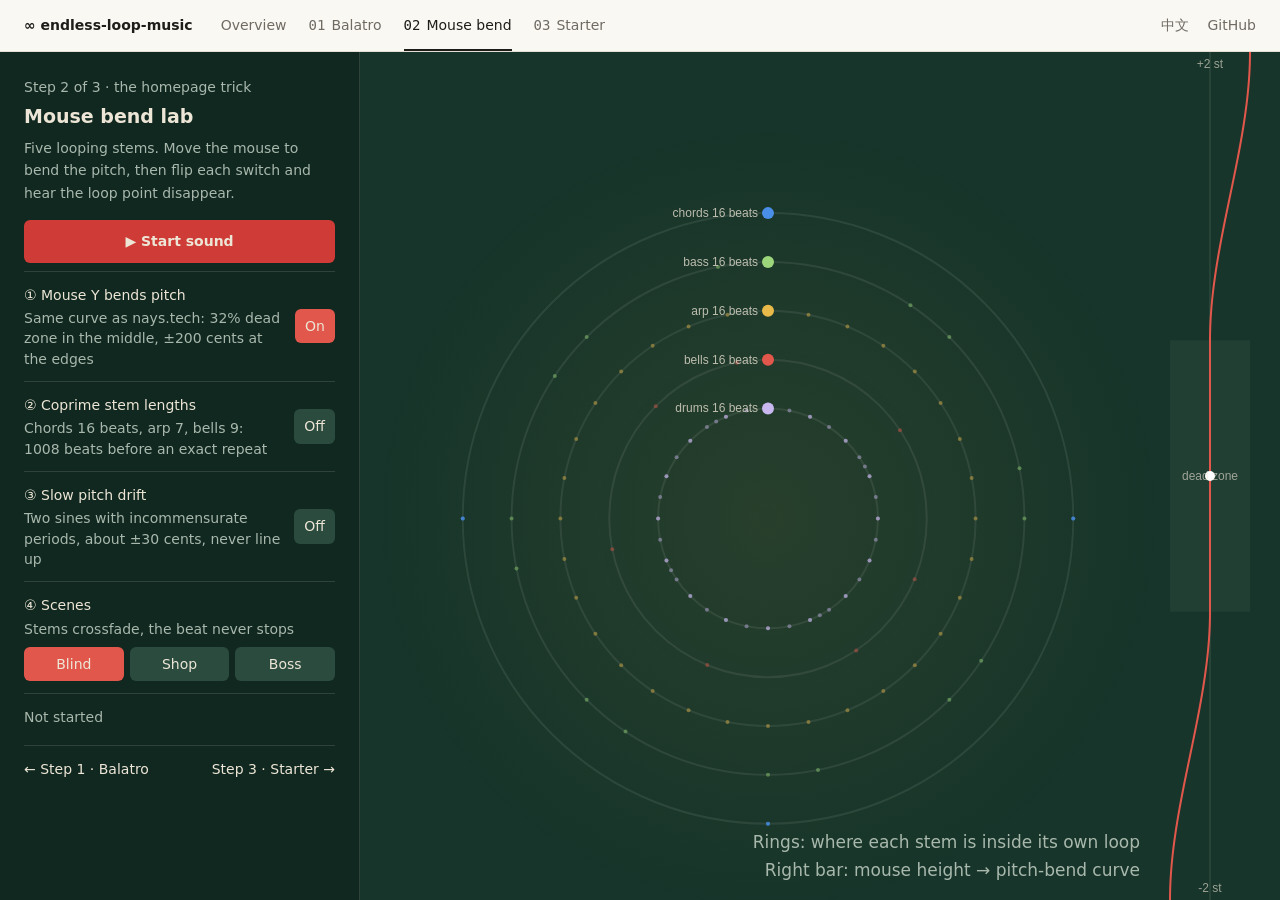
<file: demos/mouse-bend.html>
<!doctype html>
<html lang="en">
<head>
<meta charset="utf-8">
<title data-zh="endless-loop-music · 鼠标调音">Endless loop music · mouse bend</title>
<meta name="viewport" content="width=device-width,initial-scale=1">
<meta name="description" content="Move the mouse to bend a looping track's pitch and tone, in plain Web Audio.">
<meta property="og:type" content="website">
<meta property="og:title" content="Endless loop music · mouse bend">
<meta property="og:description" content="Move the mouse to bend a looping track's pitch and tone, in plain Web Audio.">
<meta property="og:url" content="https://jonasjoe233.github.io/endless-loop-music/demos/mouse-bend.html">
<meta property="og:image" content="https://jonasjoe233.github.io/endless-loop-music/docs/social_preview.png">
<meta property="og:image:width" content="1280">
<meta property="og:image:height" content="640">
<meta name="twitter:card" content="summary_large_image">
<link rel="stylesheet" href="../assets/site.css">
<link rel="icon" href="data:image/svg+xml,%3Csvg xmlns='http://www.w3.org/2000/svg' viewBox='0 0 32 32'%3E%3Crect width='32' height='32' rx='7' fill='%23FAF8F3'/%3E%3Ctext x='16' y='24' font-size='26' font-family='Georgia,serif' text-anchor='middle' fill='%231E1D1A'%3E%E2%88%9E%3C/text%3E%3C/svg%3E">
<script src="../assets/i18n.js"></script>
<style>
  /* layout shell (body.full, .stage-full, .panel, .mini-pager) lives in site.css */
  .row{display:flex;align-items:center;justify-content:space-between;padding:12px 0;gap:12px;border-top:1px solid var(--felt-line)}
  .row label{flex:1}
  .row small{display:block;color:var(--felt-mute);font-size:inherit;line-height:1.45;margin-top:2px}
  .scenes{display:flex;gap:6px;margin-top:8px}
  .scenes button{flex:1}
  .hint{position:fixed;right:140px;bottom:16px;color:var(--felt-mute);text-align:right;z-index:5}
  #stage{touch-action:none}  /* let a finger drag drive pointermove instead of scrolling */
  .touch-hint{display:none;position:fixed;left:50%;top:calc(var(--nav-h) + 14px);transform:translateX(-50%);z-index:6;
    padding:6px 12px;border-radius:999px;background:rgba(0,0,0,.35);color:var(--felt-ink);white-space:nowrap;pointer-events:none;transition:opacity .4s}
  @media (pointer:coarse){.touch-hint{display:block}}
  .touch-hint.gone{opacity:0}
  @media (max-width:760px){.hint{display:none}}
</style>
</head>
<body class="full">
<header class="site-nav">
  <a class="brand" href="../index.html">∞ <span>endless-loop-music</span></a>
  <nav aria-label="Site">
    <a href="../index.html" data-zh="概览">Overview</a>
    <a href="../demos/balatro.html" data-zh="<small>01</small>小丑牌"><small>01</small>Balatro</a>
    <a href="../demos/mouse-bend.html" aria-current="page" data-zh="<small>02</small>鼠标调音"><small>02</small>Mouse bend</a>
    <a href="../examples/homepage.html" data-zh="<small>03</small>主页模板"><small>03</small>Starter</a>
  </nav>
  <div class="ext"><a data-lang-switch href="?lang=zh">中文</a><a class="gh" href="https://github.com/JonasJoe233/endless-loop-music" data-zh-href="https://github.com/JonasJoe233/endless-loop-music/blob/main/README.zh-CN.md">GitHub</a></div>
</header>
<div id="stage" class="stage stage-full"><canvas id="cv"></canvas></div>

<div class="panel stage">
  <div class="step" data-zh="第 2 步，共 3 步 · 主页的做法">Step 2 of 3 · the homepage trick</div>
  <h1 data-zh="鼠标调音实验室">Mouse bend lab</h1>
  <p class="sub" data-zh="五条循环分轨。移动鼠标弯曲音高，再逐个打开开关，听循环点消失。">Five looping stems. Move the mouse to bend the pitch, then flip each switch and hear the loop point disappear.</p>
  <button id="start" class="go" data-zh="▶ 开始播放">▶ Start sound</button>

  <div class="row"><label data-zh="① 鼠标高度弯曲音高<small>与 nays.tech 同一条曲线：中间 32% 是死区，边缘 ±200 音分</small>">① Mouse Y bends pitch<small>Same curve as nays.tech: 32% dead zone in the middle, ±200 cents at the edges</small></label><button data-k="bend" class="on" data-zh="开">On</button></div>
  <div class="row"><label data-zh="② 互质的分轨长度<small>和弦 16 拍，琶音 7 拍，铃声 9 拍：1008 拍后才完全重复</small>">② Coprime stem lengths<small>Chords 16 beats, arp 7, bells 9: 1008 beats before an exact repeat</small></label><button data-k="poly" data-zh="关">Off</button></div>
  <div class="row"><label data-zh="③ 缓慢音高漂移<small>两条周期不可通约的正弦，约 ±30 音分，永远对不齐</small>">③ Slow pitch drift<small>Two sines with incommensurate periods, about ±30 cents, never line up</small></label><button data-k="drift" data-zh="关">Off</button></div>
  <div class="row" style="display:block"><label data-zh="④ 场景<small>分轨交叉淡化，节拍从不中断</small>">④ Scenes<small>Stems crossfade, the beat never stops</small></label>
    <div class="scenes"><button data-s="calm" data-zh="盲注">Blind</button><button data-s="shop" data-zh="商店">Shop</button><button data-s="boss" data-zh="Boss">Boss</button></div>
  </div>

  <div class="stats" id="stats" data-zh="未开始">Not started</div>
  <div class="mini-pager"><a href="balatro.html" data-zh="← 第 1 步 · 小丑牌">← Step 1 · Balatro</a><a href="../examples/homepage.html" data-zh="第 3 步 · 主页模板 →">Step 3 · Starter →</a></div>
</div>
<div class="touch-hint" id="touchHint" data-zh="↕ 上下拖动来弯曲音高">↕ Drag up and down to bend the pitch</div>
<div class="hint" data-zh="圆环：每条分轨在自己循环里的位置<br>右侧竖条：鼠标高度 → 弯音曲线">Rings: where each stem is inside its own loop<br>Right bar: mouse height → pitch-bend curve</div>

<script>
const BPM = 90, BEAT = 60 / BPM, SR = 44100, BASE = 16; // chord progression: 16 beats = 4 bars
const midi = m => 440 * Math.pow(2, (m - 69) / 12);

/* ---------- instruments, all synthesized in an OfflineAudioContext ---------- */
function env(oc, t, a, peak, rel, dur) {
  const g = oc.createGain();
  g.gain.setValueAtTime(0, t);
  g.gain.linearRampToValueAtTime(peak, t + a);
  g.gain.setValueAtTime(peak, t + Math.max(a, dur));
  g.gain.exponentialRampToValueAtTime(1e-4, t + Math.max(a, dur) + rel);
  return g;
}
const INST = {
  pad(oc, dst, t, f, d) {               // two slightly detuned saws + lowpass: warm pad
    const lp = oc.createBiquadFilter(); lp.type = 'lowpass'; lp.frequency.value = 900; lp.Q.value = 0.4;
    const g = env(oc, t, 0.9, 0.05, 1.8, d);
    [-7, 7].forEach(c => { const o = oc.createOscillator(); o.type = 'sawtooth'; o.frequency.value = f; o.detune.value = c;
      o.connect(lp); o.start(t); o.stop(t + d + 2); });
    lp.connect(g).connect(dst);
  },
  bass(oc, dst, t, f, d) {
    const lp = oc.createBiquadFilter(); lp.type = 'lowpass'; lp.frequency.value = 420;
    const g = env(oc, t, 0.01, 0.28, 0.25, d);
    const o = oc.createOscillator(); o.type = 'triangle'; o.frequency.value = f;
    o.connect(lp).connect(g).connect(dst); o.start(t); o.stop(t + d + 0.4);
  },
  pluck(oc, dst, t, f, d) {             // plucked arpeggio
    const g = env(oc, t, 0.004, 0.11, 0.45, 0.02);
    const o = oc.createOscillator(); o.type = 'triangle'; o.frequency.value = f;
    const o2 = oc.createOscillator(); o2.type = 'sine'; o2.frequency.value = f * 2;
    const g2 = oc.createGain(); g2.gain.value = 0.35;
    o.connect(g); o2.connect(g2).connect(g); g.connect(dst);
    o.start(t); o2.start(t); o.stop(t + 0.6); o2.stop(t + 0.6);
  },
  bell(oc, dst, t, f, d) {              // inharmonic partials = metallic bell
    [[1, 0.09, 3.2], [2.76, 0.035, 1.4], [5.4, 0.015, 0.7]].forEach(([r, a, rel]) => {
      const g = env(oc, t, 0.003, a, rel, 0.01);
      const o = oc.createOscillator(); o.type = 'sine'; o.frequency.value = f * r;
      o.connect(g).connect(dst); o.start(t); o.stop(t + rel + 0.1);
    });
  },
  kick(oc, dst, t) {
    const o = oc.createOscillator(); o.frequency.setValueAtTime(140, t); o.frequency.exponentialRampToValueAtTime(42, t + 0.18);
    const g = env(oc, t, 0.002, 0.55, 0.28, 0.01); o.connect(g).connect(dst); o.start(t); o.stop(t + 0.4);
  },
  hat(oc, dst, t, f, d, v = 0.05) {
    const n = oc.createBufferSource(); n.buffer = NOISE(oc);
    const hp = oc.createBiquadFilter(); hp.type = 'highpass'; hp.frequency.value = 7000;
    const g = env(oc, t, 0.001, v, 0.05, 0.005); n.connect(hp).connect(g).connect(dst); n.start(t); n.stop(t + 0.12);
  },
  snare(oc, dst, t) {
    const n = oc.createBufferSource(); n.buffer = NOISE(oc);
    const bp = oc.createBiquadFilter(); bp.type = 'bandpass'; bp.frequency.value = 1800; bp.Q.value = 0.8;
    const g = env(oc, t, 0.001, 0.16, 0.16, 0.01); n.connect(bp).connect(g).connect(dst); n.start(t); n.stop(t + 0.3);
  }
};
let _noise = null;
function NOISE(oc) {
  if (_noise && _noise.sampleRate === oc.sampleRate) return _noise;
  _noise = oc.createBuffer(1, oc.sampleRate * 0.5, oc.sampleRate);
  const d = _noise.getChannelData(0); for (let i = 0; i < d.length; i++) d[i] = Math.random() * 2 - 1;
  return _noise;
}

/* ---------- score: each stem = a pattern + its length in beats ---------- */
// A minor pentatonic (A C D E G) sounds fine over Am F C G, so misaligned layers stay consonant
const PENTA = [69, 72, 74, 76, 79, 81, 84];
const CHORDS = [[57, 60, 64], [53, 57, 60], [55, 60, 64], [55, 59, 62]]; // Am F C G
const ROOTS = [45, 41, 48, 43];
const STEMS = [
  { name: 'chords', color: '#4a8fe7', inst: 'pad', len: 16,
    pattern: CHORDS.flatMap((c, i) => c.map(m => ({ t: i * 4, m, d: 3.6 }))) },
  { name: 'bass', color: '#9bd67a', inst: 'bass', len: 16,
    pattern: ROOTS.flatMap((r, i) => [0, 1.5, 2, 3.5].map(o => ({ t: i * 4 + o, m: r, d: 0.4 }))) },
  { name: 'arp', color: '#e9b949', inst: 'pluck', len: 7, polyOnly: true,
    pattern: [0, 2, 4, 2, 5, 4, 1, 3, 2, 4, 0, 5, 3, 1].map((s, i) => ({ t: i * 0.5, m: PENTA[s], d: 0.3 })) },
  { name: 'bells', color: '#e2574c', inst: 'bell', len: 9, polyOnly: true,
    pattern: [[0, 5], [2.5, 3], [5, 6], [6.5, 4]].map(([t, s]) => ({ t, m: PENTA[s] + 12, d: 0.1 })) },
  { name: 'drums', color: '#c9b8f0', inst: 'drums', len: 4,
    pattern: [{ t: 0, k: 'kick' }, { t: 2, k: 'kick' }, { t: 2.75, k: 'kick' }, { t: 1, k: 'snare' }, { t: 3, k: 'snare' },
      ...[0, .5, 1, 1.5, 2, 2.5, 3, 3.5].map(t => ({ t, k: 'hat', v: t % 1 ? 0.03 : 0.06 }))] }
];

const STEM_ZH = { chords: '和弦', bass: '贝斯', arp: '琶音', bells: '铃声', drums: '鼓' };

/* ---------- render one loop offline and wrap the tail back to the start ---------- */
async function renderStem(stem, poly) {
  const beats = (poly && stem.polyOnly) ? stem.len : BASE;   // with ② off, every stem is cut to 16 beats
  const L = Math.round(beats * BEAT * SR), TAIL = Math.round(4 * SR);
  const oc = new OfflineAudioContext(2, L + TAIL, SR);
  const bus = oc.createGain(); bus.connect(oc.destination);
  for (let k = 0; k * stem.len < beats; k++) {
    for (const e of stem.pattern) {
      const tb = k * stem.len + e.t; if (tb >= beats) continue;
      const t = tb * BEAT;
      if (stem.inst === 'drums') INST[e.k](oc, bus, t, 0, 0, e.v);
      else INST[stem.inst](oc, bus, t, midi(e.m), e.d * BEAT);
    }
  }
  const raw = await oc.startRendering();
  const out = new AudioBuffer({ length: L, numberOfChannels: 2, sampleRate: SR });
  for (let ch = 0; ch < 2; ch++) {
    const d = raw.getChannelData(ch);
    for (let i = 0; i < TAIL; i++) d[i % L] += d[L + i]; // add the release of the last notes onto the start: no audible cut at the seam
    out.copyToChannel(d.subarray(0, L), ch);
  }
  return { buffer: out, beats };
}
/* ---------- playback engine ---------- */
const S = { bend: true, poly: false, drift: false, scene: 'calm' };
const SCENES = {               // scene = per-stem gains + bus lowpass cutoff
  calm: { mix: [1, 0.9, 0.7, 0.55, 0.3], lp: 5000 },
  shop: { mix: [0.9, 0.8, 1, 0.9, 0.55], lp: 14000 },
  boss: { mix: [0.75, 1.25, 0.5, 0, 1], lp: 1600 }
};
let ctx = null, bus = null, lp = null, analyser = null, live = [], playing = false;
const panel = document.querySelector('.panel');
let pos = 0, lastCtxT = 0, cur = 0, rate = 1, mouseY = innerHeight / 2, gen = 0, TOP = 0;

function bendFromY(y, h) {      // matches nays.tech: +200 at top, -200 at bottom, 0 in the middle 32%
  const n = 1 - y / h - 0.5, a = Math.abs(n);
  if (a <= 0.16) return 0;
  const t = Math.min((a - 0.16) / 0.34, 1);
  return Math.sign(n) * t * t * (3 - 2 * t) * 200;
}
const drift = t => 22 * Math.sin(2 * Math.PI * t / 37) + 10 * Math.sin(2 * Math.PI * t / 11.3);

async function start() {
  ctx = new AudioContext();
  await ctx.resume();
  lp = ctx.createBiquadFilter(); lp.type = 'lowpass'; lp.frequency.value = SCENES[S.scene].lp; lp.Q.value = 0.7;
  bus = ctx.createGain(); bus.gain.value = 0.6;
  analyser = ctx.createAnalyser(); analyser.fftSize = 512;
  bus.connect(lp).connect(analyser).connect(ctx.destination);
  await load();
}

async function load() {
  const my = ++gen;
  document.getElementById('stats').textContent = tr('Rendering stems…', '正在渲染分轨…');
  const rendered = await Promise.all(STEMS.map(s => renderStem(s, S.poly)));
  if (my !== gen) return;                      // a switch changed during rendering: drop this result
  const now = ctx.currentTime, at = now + 0.12;
  live.forEach(l => { l.g.gain.setTargetAtTime(0, now, 0.15); l.src.stop(now + 1); });
  live = rendered.map((r, i) => {
    const src = ctx.createBufferSource();
    src.buffer = r.buffer; src.loop = true; src.detune.value = cur;
    const g = ctx.createGain(); g.gain.value = 0;
    g.gain.setTargetAtTime(SCENES[S.scene].mix[i], at, 0.25);
    src.connect(g).connect(bus);
    src.start(at);                              // all stems start at the same time: sample-accurate sync
    return { src, g, beats: r.beats, stem: STEMS[i] };
  });
  pos = 0; lastCtxT = at; playing = true;
}

function setScene(name) {
  S.scene = name;
  document.querySelectorAll('[data-s]').forEach(b => b.classList.toggle('on', b.dataset.s === name));
  if (!ctx) return;
  const now = ctx.currentTime, sc = SCENES[name];
  live.forEach((l, i) => l.g.gain.setTargetAtTime(sc.mix[i], now, 0.6)); // only gains change, nothing restarts: the groove is continuous
  lp.frequency.setTargetAtTime(sc.lp, now, 0.5);
}

/* ---------- interaction ---------- */
const touchHint = document.getElementById('touchHint');
let dragged = 0;
addEventListener('pointermove', e => {
  mouseY = e.clientY - TOP;
  if (e.pointerType === 'touch' && playing && ++dragged === 20) touchHint.classList.add('gone'); // hide after a real drag, not a tap
}, { passive: true });
document.getElementById('start').onclick = async e => {
  e.target.disabled = true; e.target.textContent = matchMedia('(pointer:coarse)').matches ? tr('Playing: drag up and down', '播放中：上下拖动') : tr('Playing: move the mouse', '播放中：移动鼠标');
  await start();
};
document.querySelectorAll('[data-k]').forEach(b => b.onclick = () => {
  const k = b.dataset.k; S[k] = !S[k];
  b.classList.toggle('on', S[k]); b.textContent = S[k] ? tr('On', '开') : tr('Off', '关');
  if (k === 'poly' && ctx) load();
});
document.querySelectorAll('[data-s]').forEach(b => b.onclick = () => setScene(b.dataset.s));
setScene('calm');

/* ---------- per frame: target pitch → smooth → write detune; integrate the playhead ---------- */
const gcd = (a, b) => b ? gcd(b, a % b) : a, lcm = (a, b) => a / gcd(a, b) * b;
const fmt = s => `${Math.floor(s / 60)}:${String(Math.floor(s % 60)).padStart(2, '0')}`;
function frame(ms) {
  const t = ms / 1000;
  const target = (S.bend ? bendFromY(mouseY, H) : 0) + (S.drift ? drift(t) : 0);
  const prev = cur;
  cur += (target - cur) * 0.12;
  if (ctx && Math.abs(cur - prev) > 0.01) live.forEach(l => l.src.detune.setTargetAtTime(cur, ctx.currentTime, 0.05));
  rate = Math.pow(2, cur / 1200);
  if (ctx && playing && ctx.currentTime > lastCtxT) { pos += (ctx.currentTime - lastCtxT) * rate; lastCtxT = ctx.currentTime; }
  draw(t);
  if (playing) stats();
  requestAnimationFrame(frame);
}
function stats() {
  const period = live.reduce((a, l) => lcm(a, l.beats), 1);  // beats until every stem is back at its start together
  const pSec = period * BEAT, left = (pSec - (pos % pSec)) / rate;
  document.getElementById('stats').innerHTML =
    tr(`Bend <b>${cur >= 0 ? '+' : ''}${cur.toFixed(0)}</b> cents (${(cur / 100).toFixed(2)} semitones), speed <b>×${rate.toFixed(3)}</b><br>` +
    `Chord loop played <b>${Math.floor(pos / (BASE * BEAT))}</b> times<br>` +
    `Full repeat period <b>${period}</b> beats ≈ <b>${fmt(pSec)}</b><br>` +
    `Next exact repeat in <b>${S.drift ? '∞ (drift periods never align)' : fmt(left)}</b>`,
    `弯音 <b>${cur >= 0 ? '+' : ''}${cur.toFixed(0)}</b> 音分（${(cur / 100).toFixed(2)} 个半音），速度 <b>×${rate.toFixed(3)}</b><br>` +
    `和弦循环已播放 <b>${Math.floor(pos / (BASE * BEAT))}</b> 遍<br>` +
    `完整重复周期 <b>${period}</b> 拍 ≈ <b>${fmt(pSec)}</b><br>` +
    `距下次完全重复 <b>${S.drift ? '∞（漂移周期永远对不齐）' : fmt(left)}</b>`);
}
/* ---------- visuals ---------- */
const cv = document.getElementById('cv'), g2 = cv.getContext('2d');
let W = 0, H = 0, DPR = 1, level = 0;
function resize() { DPR = devicePixelRatio || 1; const r = cv.parentElement.getBoundingClientRect(); TOP = r.top; W = r.width; H = r.height; mouseY = H / 2; cv.width = W * DPR; cv.height = H * DPR; g2.setTransform(DPR, 0, 0, DPR, 0, 0); }
addEventListener('resize', resize); resize();
const td = new Uint8Array(512);

function draw(t) {
  g2.clearRect(0, 0, W, H);
  // level glow
  if (analyser) { analyser.getByteTimeDomainData(td); let s = 0; for (const v of td) s += ((v - 128) / 128) ** 2; level += (Math.sqrt(s / td.length) - level) * 0.2; }
  const vh = W <= 760 ? H - panel.offsetHeight : H; // on phones the panel is a bottom sheet
  const cx = W > 900 ? W * 0.6 : W * 0.5, cy = W <= 760 ? vh * 0.5 : H * 0.55, R = W <= 760 ? Math.min(W * 0.72, vh) * 0.4 : Math.min(W, H) * 0.36;
  const glow = g2.createRadialGradient(cx, cy, 0, cx, cy, R * 1.3);
  glow.addColorStop(0, `rgba(233,185,73,${0.08 + level * 1.4})`); glow.addColorStop(1, 'rgba(233,185,73,0)');
  g2.fillStyle = glow; g2.fillRect(0, 0, W, H);

  // one ring per stem: dots = notes, bright arc = playhead
  const rings = live.length ? live : STEMS.map(s => ({ stem: s, beats: (S.poly && s.polyOnly) ? s.len : BASE }));
  rings.forEach((l, i) => {
    const r = R * (1 - i * 0.16), beats = l.beats, secs = beats * BEAT;
    const ph = live.length ? (pos % secs) / secs : 0, a0 = -Math.PI / 2;
    g2.lineWidth = 2; g2.strokeStyle = 'rgba(255,255,255,0.08)';
    g2.beginPath(); g2.arc(cx, cy, r, 0, Math.PI * 2); g2.stroke();
    g2.strokeStyle = l.stem.color; g2.lineWidth = 3; g2.globalAlpha = 0.85;
    g2.beginPath(); g2.arc(cx, cy, r, a0, a0 + ph * Math.PI * 2); g2.stroke(); g2.globalAlpha = 1;
    for (let k = 0; k * l.stem.len < beats; k++) for (const e of l.stem.pattern) {
      const tb = k * l.stem.len + e.t; if (tb >= beats) continue;
      const a = a0 + tb / beats * Math.PI * 2, hit = Math.abs(((ph * beats - tb) + beats) % beats) < 0.25;
      g2.fillStyle = hit ? '#fff' : l.stem.color; g2.globalAlpha = hit ? 1 : 0.45;
      g2.beginPath(); g2.arc(cx + Math.cos(a) * r, cy + Math.sin(a) * r, hit ? 4 : 2, 0, Math.PI * 2); g2.fill();
    }
    g2.globalAlpha = 1;
    const ha = a0 + ph * Math.PI * 2;
    g2.fillStyle = l.stem.color; g2.beginPath(); g2.arc(cx + Math.cos(ha) * r, cy + Math.sin(ha) * r, 6, 0, Math.PI * 2); g2.fill();
    g2.fillStyle = 'rgba(243,234,219,.75)'; g2.font = '12px -apple-system,PingFang SC,sans-serif'; g2.textAlign = 'right';
    g2.fillText(tr(`${l.stem.name} ${beats} beats`, `${STEM_ZH[l.stem.name]} ${beats} 拍`), cx - 10, cy - r + 4);
  });

  // right side: mouse height → bend curve
  const x0 = W - 70, amp = 40;
  g2.fillStyle = 'rgba(255,255,255,0.05)'; g2.fillRect(x0 - amp, H * 0.34, amp * 2, H * 0.32);
  g2.strokeStyle = 'rgba(255,255,255,0.15)'; g2.lineWidth = 1;
  g2.beginPath(); g2.moveTo(x0, 0); g2.lineTo(x0, H); g2.stroke();
  g2.strokeStyle = S.bend ? '#e2574c' : 'rgba(226,87,76,.3)'; g2.lineWidth = 2; g2.beginPath();
  for (let y = 0; y <= H; y += 4) { const x = x0 + bendFromY(y, H) / 200 * amp; y ? g2.lineTo(x, y) : g2.moveTo(x, y); }
  g2.stroke();
  const mx = x0 + (S.bend ? bendFromY(mouseY, H) : 0) / 200 * amp;
  g2.fillStyle = '#fff'; g2.beginPath(); g2.arc(mx, mouseY, 5, 0, Math.PI * 2); g2.fill();
  g2.fillStyle = 'rgba(243,234,219,.6)'; g2.textAlign = 'center';
  g2.fillText(tr('+2 st', '+2 半音'), x0, 16); g2.fillText(tr('dead zone', '死区'), x0, H * 0.5 + 4); g2.fillText(tr('-2 st', '-2 半音'), x0, H - 8);
}
requestAnimationFrame(frame);
</script>
</body>
</html>
</file>
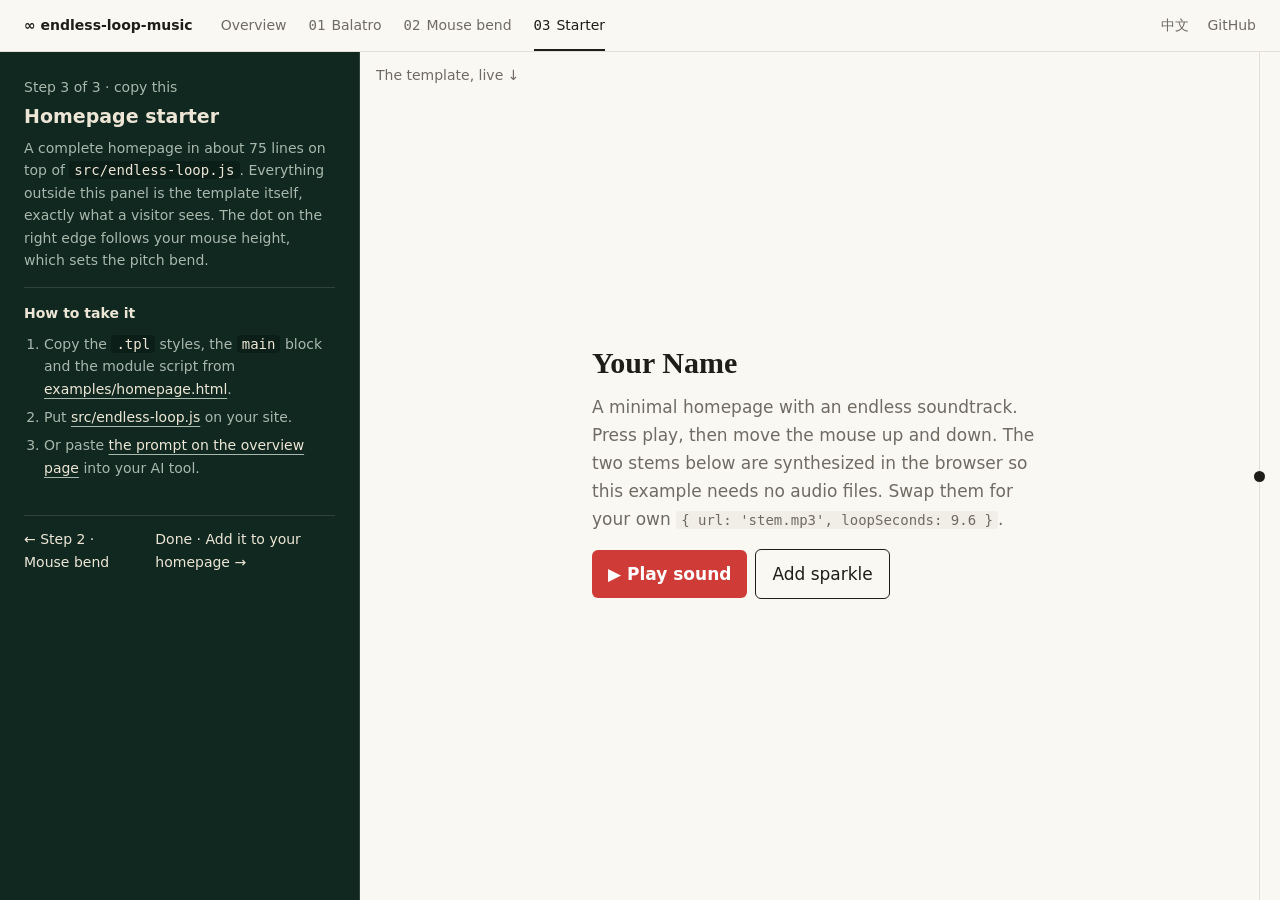
<file: examples/homepage.html>
<!doctype html>
<html lang="en">
<head>
<meta charset="utf-8">
<meta name="viewport" content="width=device-width,initial-scale=1">
<meta name="description" content="A starter homepage with endless background music, built on a tiny Web Audio module.">
<meta property="og:type" content="website">
<meta property="og:title" content="Homepage example · endless-loop.js">
<meta property="og:description" content="A starter homepage with endless background music, built on a tiny Web Audio module.">
<meta property="og:url" content="https://jonasjoe233.github.io/endless-loop-music/examples/homepage.html">
<meta property="og:image" content="https://jonasjoe233.github.io/endless-loop-music/docs/social_preview.png">
<meta property="og:image:width" content="1280">
<meta property="og:image:height" content="640">
<meta name="twitter:card" content="summary_large_image">
<title data-zh="主页模板 · endless-loop.js">Homepage example · endless-loop.js</title>
<link rel="stylesheet" href="../assets/site.css">
<link rel="icon" href="data:image/svg+xml,%3Csvg xmlns='http://www.w3.org/2000/svg' viewBox='0 0 32 32'%3E%3Crect width='32' height='32' rx='7' fill='%23FAF8F3'/%3E%3Ctext x='16' y='24' font-size='26' font-family='Georgia,serif' text-anchor='middle' fill='%231E1D1A'%3E%E2%88%9E%3C/text%3E%3C/svg%3E">
<script src="../assets/i18n.js"></script>
<style>
  /* layout shell (body.full, .panel, .mini-pager) lives in site.css.
     Here the stage area is not felt: it is the template itself, full size, as your visitors would see it. */
  .live{position:fixed;left:360px;right:0;top:var(--nav-h);bottom:0;overflow:auto;background:var(--paper);display:flex;align-items:center}
  .panel .grp{padding:14px 0;border-top:1px solid var(--felt-line)}
  .panel .lbl{color:var(--felt-ink);font-weight:600;margin:0 0 8px}
  .panel ol{margin:0;padding-left:20px;color:var(--felt-mute)}
  .panel ol li{margin:0 0 6px}
  .panel .notice{border-left-color:var(--felt-ink);color:var(--felt-ink);font-size:inherit}
  .tag{position:absolute;left:16px;top:12px;font-size:var(--fs-small);color:var(--mute)}
  @media (max-width:760px){.live{left:0;bottom:52vh;align-items:flex-start}}

  /* ---- the template itself: copy from here ---- */
  .tpl{max-width:520px;margin:0 auto;padding:72px 32px 80px}
  .tpl h1{font:600 var(--fs-h2)/1.2 var(--serif);margin:0 0 12px}
  .tpl p{color:var(--mute)}
  .tpl button{font:inherit;cursor:pointer;border-radius:6px;padding:10px 16px}
  #play{color:#fff;background:var(--act);border:0;font-weight:600}
  #scene{color:var(--ink);background:none;border:1px solid var(--ink);margin-left:8px}
  #meter{position:fixed;right:20px;top:var(--nav-h);bottom:0;width:1px;background:var(--line)}
  #dot{position:absolute;left:-5px;top:50%;width:11px;height:11px;border-radius:50%;background:var(--ink);transform:translateY(-5px)}
  @media (max-width:760px){.tpl{padding:40px 24px 32px}#meter{bottom:52vh}}
</style>
</head>
<body class="full">
<header class="site-nav">
  <a class="brand" href="../index.html">∞ <span>endless-loop-music</span></a>
  <nav aria-label="Site">
    <a href="../index.html" data-zh="概览">Overview</a>
    <a href="../demos/balatro.html" data-zh="<small>01</small>小丑牌"><small>01</small>Balatro</a>
    <a href="../demos/mouse-bend.html" data-zh="<small>02</small>鼠标调音"><small>02</small>Mouse bend</a>
    <a href="../examples/homepage.html" aria-current="page" data-zh="<small>03</small>主页模板"><small>03</small>Starter</a>
  </nav>
  <div class="ext"><a data-lang-switch href="?lang=zh">中文</a><a class="gh" href="https://github.com/JonasJoe233/endless-loop-music" data-zh-href="https://github.com/JonasJoe233/endless-loop-music/blob/main/README.zh-CN.md">GitHub</a></div>
</header>

<div class="live">
  <span class="tag" data-zh="模板实际效果 ↓">The template, live ↓</span>
  <main class="tpl">
    <h1 data-zh="你的名字">Your Name</h1>
    <p data-zh="一个带无限配乐的极简主页。点播放，然后上下移动鼠标。下面两条分轨在浏览器里合成，所以这个例子不需要音频文件。换成你自己的 <code>{ url: 'stem.mp3', loopSeconds: 9.6 }</code> 即可。">A minimal homepage with an endless soundtrack. Press play, then move the mouse up and down.
       The two stems below are synthesized in the browser so this example needs no audio files.
       Swap them for your own <code>{ url: 'stem.mp3', loopSeconds: 9.6 }</code>.</p>
    <button id="play" data-zh="▶ 播放声音">▶ Play sound</button><button id="scene" data-zh="加点闪光">Add sparkle</button>
  </main>
  <div id="meter"><div id="dot"></div></div>
</div>

<div class="panel stage">
  <div class="step" data-zh="第 3 步，共 3 步 · 复制这个">Step 3 of 3 · copy this</div>
  <h1 data-zh="主页模板">Homepage starter</h1>
  <p class="sub" data-zh="一个完整主页，在 <code>src/endless-loop.js</code> 之上约 75 行。面板外面就是模板本身，访客看到的就是这样。右侧竖线上的圆点跟随鼠标高度，鼠标高度决定弯音。">A complete homepage in about 75 lines on top of <code>src/endless-loop.js</code>. Everything outside this panel is the template itself, exactly what a visitor sees. The dot on the right edge follows your mouse height, which sets the pitch bend.</p>
  <p class="notice" id="fileNote" hidden data-zh="你是从本地磁盘打开的这个文件。<code>file://</code> 下 ES module 导入会被拦截，所以不会出声。在仓库目录运行 <code>python3 -m http.server 8000</code>，打开 <code>http://localhost:8000/examples/homepage.html</code>，或者直接用线上站点。">You opened this file from disk. ES module imports are blocked on <code>file://</code>, so nothing will play. Run <code>python3 -m http.server 8000</code> in the repo folder and open <code>http://localhost:8000/examples/homepage.html</code>, or use the live site.</p>
  <div class="grp">
    <p class="lbl" data-zh="怎么拿走">How to take it</p>
    <ol>
      <li data-zh="复制 <a href=&quot;https://github.com/JonasJoe233/endless-loop-music/blob/main/examples/homepage.html&quot;>examples/homepage.html</a> 里 <code>.tpl</code> 那段样式、<code>main</code> 和最后的 module 脚本。">Copy the <code>.tpl</code> styles, the <code>main</code> block and the module script from <a href="https://github.com/JonasJoe233/endless-loop-music/blob/main/examples/homepage.html">examples/homepage.html</a>.</li>
      <li data-zh="把 <a href=&quot;https://github.com/JonasJoe233/endless-loop-music/blob/main/src/endless-loop.js&quot;>src/endless-loop.js</a> 放到你的站点里。">Put <a href="https://github.com/JonasJoe233/endless-loop-music/blob/main/src/endless-loop.js">src/endless-loop.js</a> on your site.</li>
      <li data-zh="或者把 <a href=&quot;../index.html#use&quot;>概览页里的 prompt</a> 贴给你的 AI 工具。">Or paste <a href="../index.html#use">the prompt on the overview page</a> into your AI tool.</li>
    </ol>
  </div>
  <div class="mini-pager"><a href="../demos/mouse-bend.html" data-zh="← 第 2 步 · 鼠标调音">← Step 2 · Mouse bend</a><a href="../index.html#use" data-zh="完成 · 用到你的主页 →">Done · Add it to your homepage →</a></div>
</div>
<script>if (location.protocol === "file:") document.getElementById("fileNote").hidden = false;</script>

<script type="module">
import { createEndlessLoop } from '../src/endless-loop.js';
const tr = window.tr || (en => en);   // demo-site translation; on your own page this just returns the English

const SR = 44100, BEAT = 60 / 96, LOOP = 16 * BEAT;          // 4 bars at 96 BPM
const hz = m => 440 * 2 ** ((m - 69) / 12);

// Render a stem offline. Two extra seconds let the release ring past the loop point;
// loopSeconds tells endless-loop.js to fold that tail back onto the start.
async function render(write) {
  const oc = new OfflineAudioContext(2, Math.round((LOOP + 2) * SR), SR);
  write(oc, oc.destination);
  return oc.startRendering();
}
function tone(oc, dst, t, f, dur, type, peak) {
  const o = oc.createOscillator(), g = oc.createGain();
  o.type = type; o.frequency.value = f;
  g.gain.setValueAtTime(0, t); g.gain.linearRampToValueAtTime(peak, t + 0.02);
  g.gain.exponentialRampToValueAtTime(1e-4, t + dur);
  o.connect(g).connect(dst); o.start(t); o.stop(t + dur + 0.05);
}
const CHORDS = [[57, 60, 64], [53, 57, 60], [48, 55, 64], [55, 59, 62]];   // Am F C G: G resolves back to Am
const pad = await render((oc, dst) => CHORDS.forEach((c, i) =>
  c.forEach(m => tone(oc, dst, i * 4 * BEAT, hz(m), 4 * BEAT + 1.5, 'triangle', 0.08))));
const PENTA = [69, 72, 74, 76, 79, 81];                                      // A minor pentatonic
const sparkle = await render((oc, dst) => { for (let i = 0; i < 32; i++)
  tone(oc, dst, i * BEAT / 2, hz(PENTA[(i * 5) % 6] + 12), 0.5, 'sine', 0.05); });

const loop = await createEndlessLoop({
  stems: [{ buffer: pad, loopSeconds: LOOP }, { buffer: sparkle, loopSeconds: LOOP, gain: 0 }],
  rate: 1, volume: 0.6,
});

let muted = false;
document.getElementById('play').onclick = e => {
  if (!loop.playing) { loop.start(); loop.followPointer(); e.target.textContent = tr('❚❚ Mute', '❚❚ 静音'); return; }
  muted = !muted; loop.mute(muted);
  e.target.textContent = muted ? tr('▶ Unmute', '▶ 取消静音') : tr('❚❚ Mute', '❚❚ 静音');
};
let on = false;
document.getElementById('scene').onclick = e => {
  on = !on; loop.setScene([1, on ? 1 : 0]); e.target.textContent = on ? tr('Remove sparkle', '去掉闪光') : tr('Add sparkle', '加点闪光');
};
addEventListener('pointermove', e => { document.getElementById('dot').style.top = (e.clientY / innerHeight * 100) + '%'; }); // pitch follows height in the window
</script>
</body>
</html>
</file>
<file: assets/site.css>
/* Shared shell for every page. Design rules (see AGENTS.md):
   - Paper ground, ink text, hairlines instead of cards.
   - Five type sizes: display 56, h2 30, h3/lede 19, body 17, small 14. Two weights: 400, 600.
   - --act means "this makes sound or opens a demo". Nothing else uses it.
   - Game colors live only inside .stage. */
:root{
  color-scheme:light;
  --paper:#FAF8F3; --ink:#1E1D1A; --mute:#6F6B63; --line:#E4DFD5; --code:#F1EEE7;
  --act:#CF3B36;
  --felt:#17352A; --felt-deep:#102820; --felt-ink:#EDE6D6; --felt-mute:#A9B8AD; --felt-line:rgba(237,230,214,.14);
  --nav-h:52px; --col:680px; --wide:960px;
  --serif:"Iowan Old Style","Palatino Linotype",Palatino,"Book Antiqua",Georgia,serif;
  --sans:-apple-system,system-ui,"Segoe UI","PingFang SC",sans-serif;
  --mono:ui-monospace,"SF Mono",Menlo,Consolas,monospace;
  --fs-display:56px; --fs-h2:30px; --fs-h3:19px; --fs-body:17px; --fs-small:14px;
}
*{box-sizing:border-box}
html,body{margin:0}
/* Chinese pages: the Latin serifs have no CJK glyphs, so name a CJK serif explicitly instead of a random fallback */
:root:lang(zh-CN){--serif:"Iowan Old Style",Palatino,Georgia,"Songti SC","Noto Serif CJK SC","Source Han Serif SC",serif}
body{background:var(--paper);color:var(--ink);font:400 var(--fs-body)/1.65 var(--sans);-webkit-font-smoothing:antialiased}
a{color:var(--ink);text-decoration:underline;text-decoration-color:var(--mute);text-decoration-thickness:1px;text-underline-offset:4px}
a:hover{text-decoration-color:var(--ink)}
b,strong{font-weight:600}
code{font:var(--fs-small) var(--mono);background:var(--code);padding:1px 5px;border-radius:4px}
p{margin:0 0 16px}

/* ---------- type tiers ---------- */
.display{font:600 var(--fs-display)/1.05 var(--serif);letter-spacing:-.01em;margin:10px 0 18px}
h2,.h2{font:600 var(--fs-h2)/1.2 var(--serif);margin:0 0 14px}
h3,.h3{font:600 var(--fs-h3)/1.4 var(--sans);margin:28px 0 6px}
.lede{font-size:var(--fs-h3);color:var(--mute);margin:0 0 24px}
.eyebrow,.small{font-size:var(--fs-small);color:var(--mute);letter-spacing:.02em}
.mute{color:var(--mute)}
@media (max-width:760px){:root{--fs-display:38px;--fs-h2:26px}}

/* ---------- layout ---------- */
.col{max-width:calc(var(--col) + 48px);margin:0 auto;padding:0 24px}
.wide{max-width:calc(var(--wide) + 48px);margin:0 auto;padding:0 24px}
.section{padding-top:64px;scroll-margin-top:var(--nav-h)}
hr.rule{border:0;border-top:1px solid var(--line);margin:0}

/* ---------- controls ---------- */
.btn{display:inline-block;font:600 var(--fs-body)/1.2 var(--sans);color:#fff;background:var(--act);border:0;border-radius:6px;
  padding:12px 18px;text-decoration:none;cursor:pointer}
.btn:hover{filter:brightness(1.08)}
.btn:disabled{opacity:.75;cursor:default;filter:none}
.btn-line{display:inline-block;font:400 var(--fs-body)/1.2 var(--sans);color:var(--ink);background:none;border:1px solid var(--ink);
  border-radius:6px;padding:11px 17px;cursor:pointer;text-decoration:none}
.links{display:flex;gap:10px 24px;flex-wrap:wrap;align-items:center}

/* ---------- blocks (max one per section) ---------- */
pre{margin:20px 0;padding:18px 20px;background:var(--code);border-radius:6px;overflow:auto;font:var(--fs-small)/1.65 var(--mono);color:var(--ink)}
pre .c{color:var(--mute)}
.note,.notice{border-left:2px solid var(--ink);padding:2px 0 2px 14px;margin:20px 0;font-size:var(--fs-small);color:var(--mute)}
.notice{color:var(--ink)}
.notice[hidden]{display:none}
.note code,.notice code{overflow-wrap:anywhere}
figure{margin:28px 0 0}
figure img{display:block;width:100%;border:1px solid var(--line);border-radius:6px}
figcaption{font-size:var(--fs-small);color:var(--mute);margin-top:10px}

/* ---------- demo stage: the only place game colors appear ---------- */
.stage{--red:#e2574c;--blue:#4a8fe7;--gold:#e9b949;--purple:#9a7bc0;--dim:var(--felt-mute);
  background:var(--felt);color:var(--felt-ink);border-radius:10px;font-size:var(--fs-small);line-height:1.6}
.stage a{color:var(--felt-ink);text-decoration-color:var(--felt-mute)}
.stage code{background:rgba(0,0,0,.25);color:var(--felt-ink)}

/* ---------- full-screen demo pages (01–03): stage fills the screen, panel on the left ---------- */
body.full{height:100vh;overflow:hidden}
.stage-full{position:fixed;left:0;right:0;bottom:0;top:var(--nav-h);border-radius:0}
.stage-full canvas{display:block;width:100%;height:100%}
.panel{position:fixed;left:0;top:var(--nav-h);bottom:0;width:360px;overflow:auto;z-index:10;scrollbar-width:thin;
  padding:24px;background:var(--felt-deep);border-right:1px solid var(--felt-line);border-radius:0}
.panel .step{color:var(--felt-mute)}
.panel h1{font:600 var(--fs-h3)/1.3 var(--sans);margin:6px 0 8px}
.panel .sub{color:var(--felt-mute);margin:0 0 16px}
.panel button{font:inherit;color:var(--felt-ink);background:#2a4b3e;border:0;border-radius:6px;padding:6px 10px;cursor:pointer}
.panel button:hover{background:#355a48}
.panel button.on{background:var(--red)}
.panel .go{width:100%;padding:10px;margin-bottom:8px;background:var(--act);font-weight:600}
.panel .go:hover{background:var(--act);filter:brightness(1.08)}
.panel .go:disabled{cursor:default;filter:none}
.panel .stats{padding-top:12px;border-top:1px solid var(--felt-line);font-variant-numeric:tabular-nums;color:var(--felt-mute)}
.panel .stats b{color:var(--felt-ink);font-weight:600}
.mini-pager{display:flex;justify-content:space-between;gap:12px;margin-top:16px;padding-top:12px;border-top:1px solid var(--felt-line)}
.mini-pager a{text-decoration:none}
@media (max-width:760px){
  .panel{top:auto;width:auto;right:0;max-height:52vh;border-right:0;border-top:1px solid var(--felt-line);padding:18px 16px}
}

/* ---------- top nav ---------- */
.site-nav{position:sticky;top:0;z-index:50;height:var(--nav-h);display:flex;align-items:center;gap:28px;
  padding:0 24px;background:var(--paper);border-bottom:1px solid var(--line);font-size:var(--fs-small)}
.site-nav a{text-decoration:none;color:var(--mute)}
.site-nav a:hover{color:var(--ink)}
.site-nav .brand{color:var(--ink);font-weight:600;white-space:nowrap}
.site-nav nav{display:flex;gap:22px;overflow-x:auto;scrollbar-width:none;flex:1;align-self:stretch}
.site-nav nav::-webkit-scrollbar{display:none}
.site-nav nav a{display:flex;align-items:center;white-space:nowrap}
.site-nav nav a[aria-current=page]{color:var(--ink);box-shadow:inset 0 -2px 0 var(--ink)}
.site-nav nav a small{font:inherit;font-family:var(--mono);margin-right:6px}
.site-nav .ext{display:flex;gap:18px;white-space:nowrap}
@media (max-width:760px){
  .site-nav{gap:14px;padding:0 14px}
  .site-nav .brand span,.site-nav .ext a:not(.gh):not([data-lang-switch]){display:none}
  .site-nav nav{gap:12px}
  .site-nav nav a small{display:none}
}

/* ---------- subpage intro + pager ---------- */
.page-intro{max-width:calc(var(--col) + 48px);margin:0 auto;padding:48px 24px 8px}
.page-intro .step{font-size:var(--fs-small);color:var(--mute)}
.page-intro h1{font:600 var(--fs-h2)/1.2 var(--serif);margin:8px 0 12px}
.page-intro p{color:var(--mute);margin:0}
.pager{display:flex;justify-content:space-between;gap:24px;max-width:calc(var(--col) + 48px);margin:72px auto 0;
  padding:20px 24px 64px;border-top:1px solid var(--line)}
.pager a{display:block;text-decoration:none;color:var(--ink);font-weight:600}
.pager a small{display:block;font-size:var(--fs-small);font-weight:400;color:var(--mute)}
.pager a:hover{text-decoration:underline;text-underline-offset:4px}
.pager a.next{text-align:right;margin-left:auto}

/* ---------- footer ---------- */
.site-foot{max-width:calc(var(--col) + 48px);margin:96px auto 0;padding:20px 24px 48px;border-top:1px solid var(--line);
  font-size:var(--fs-small);color:var(--mute)}
.site-foot p{margin:0 0 4px}
</file>
